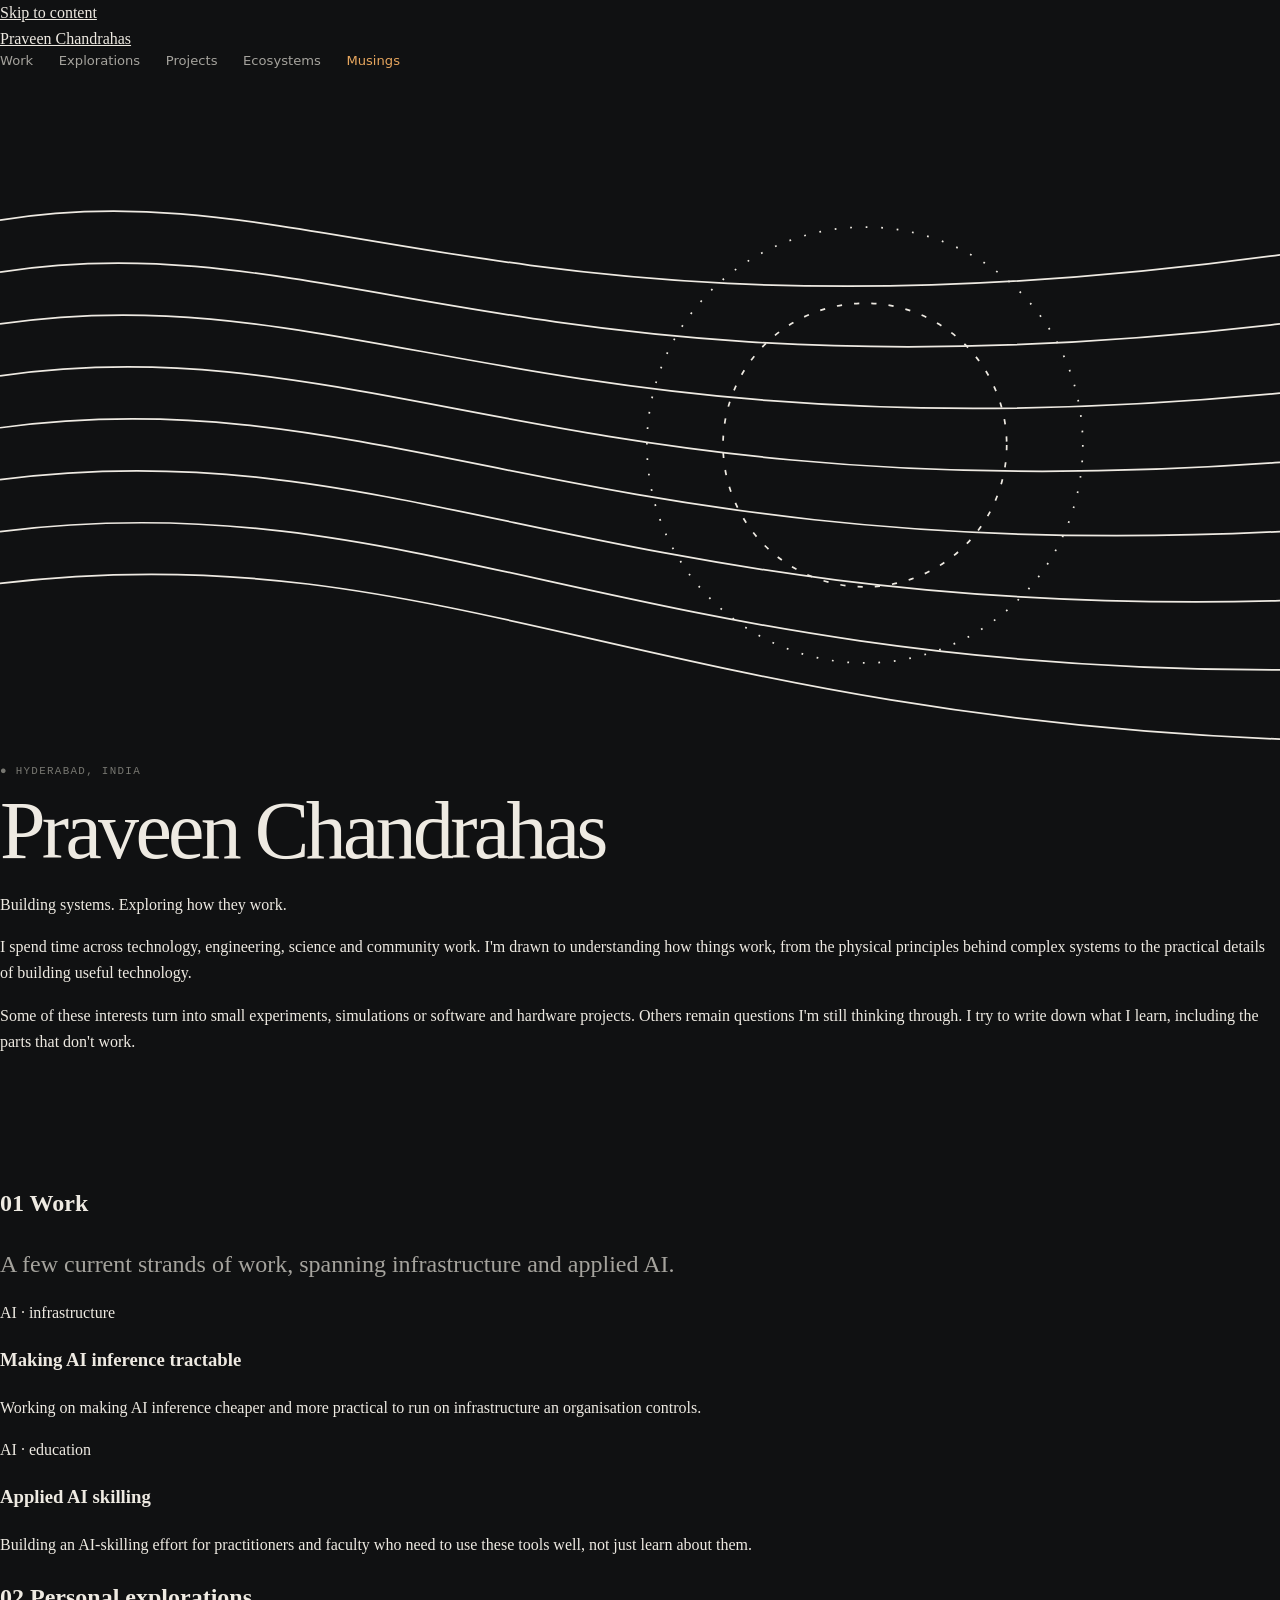
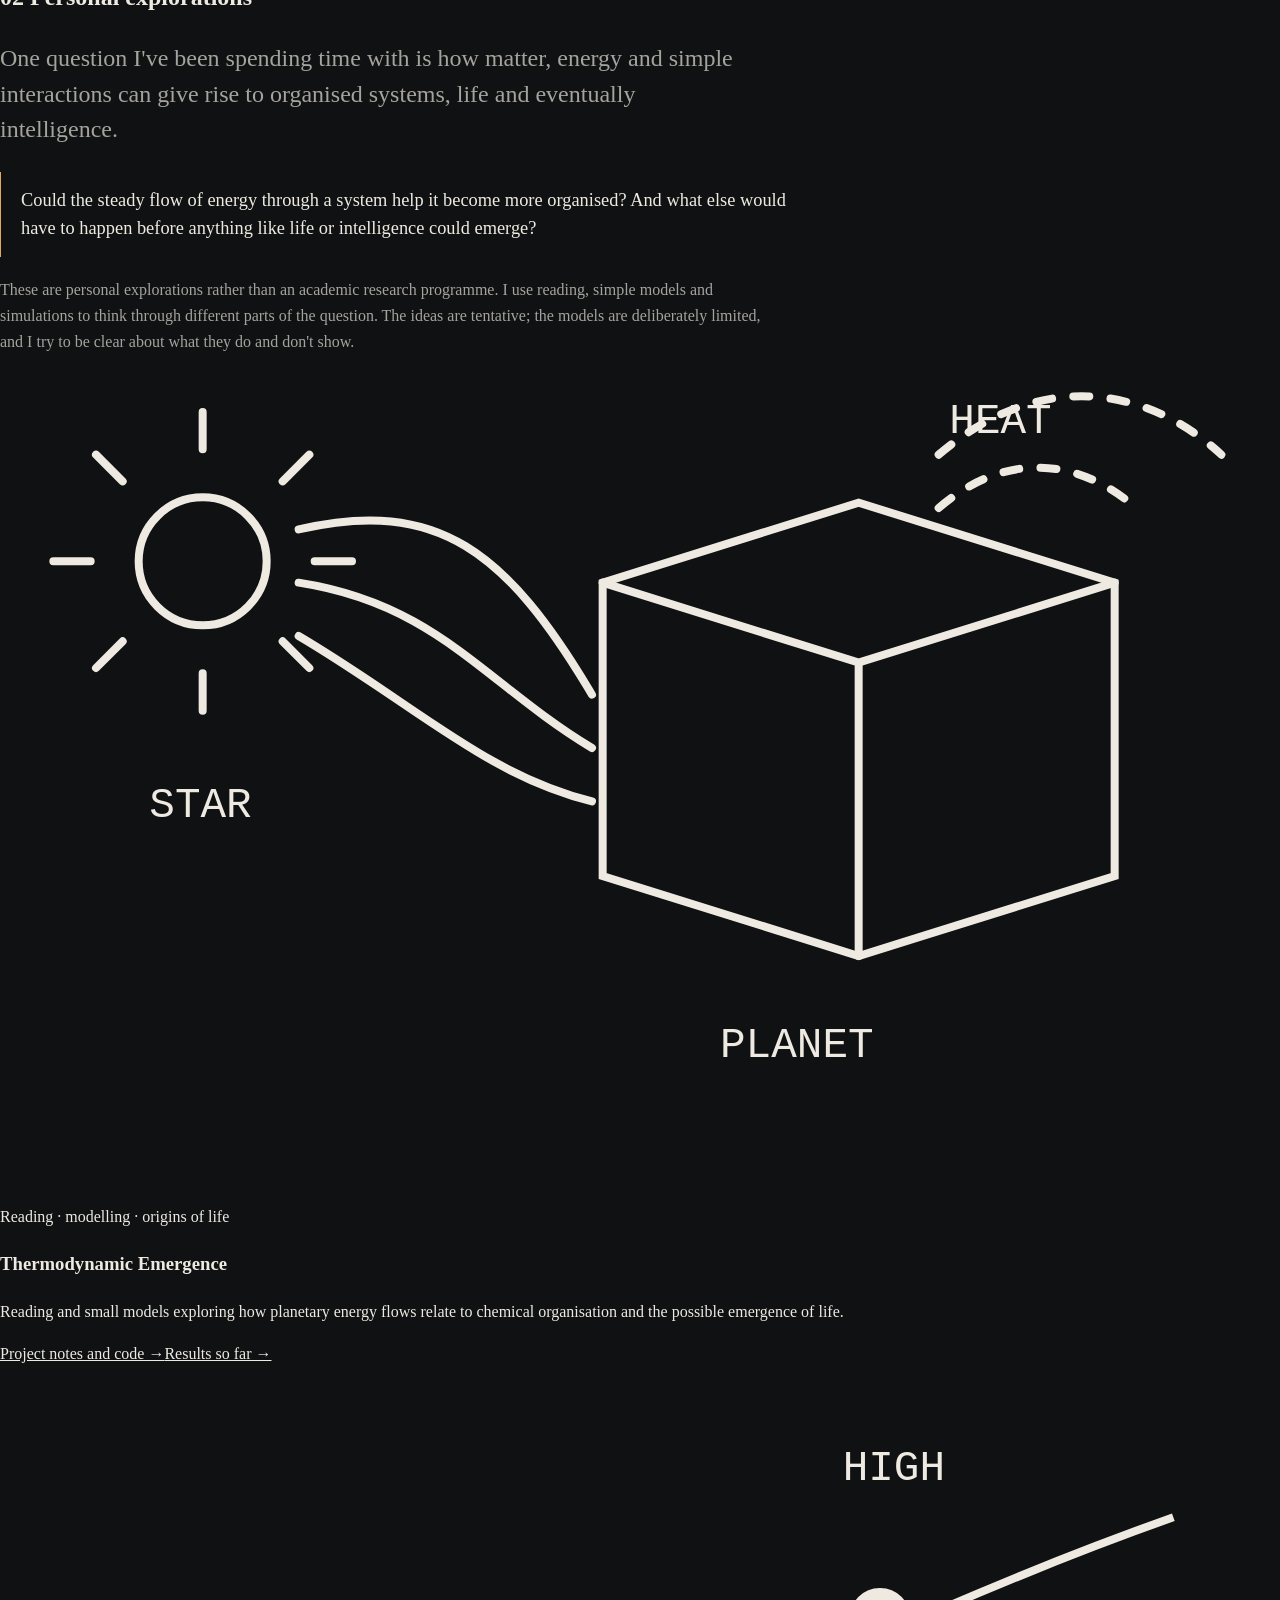
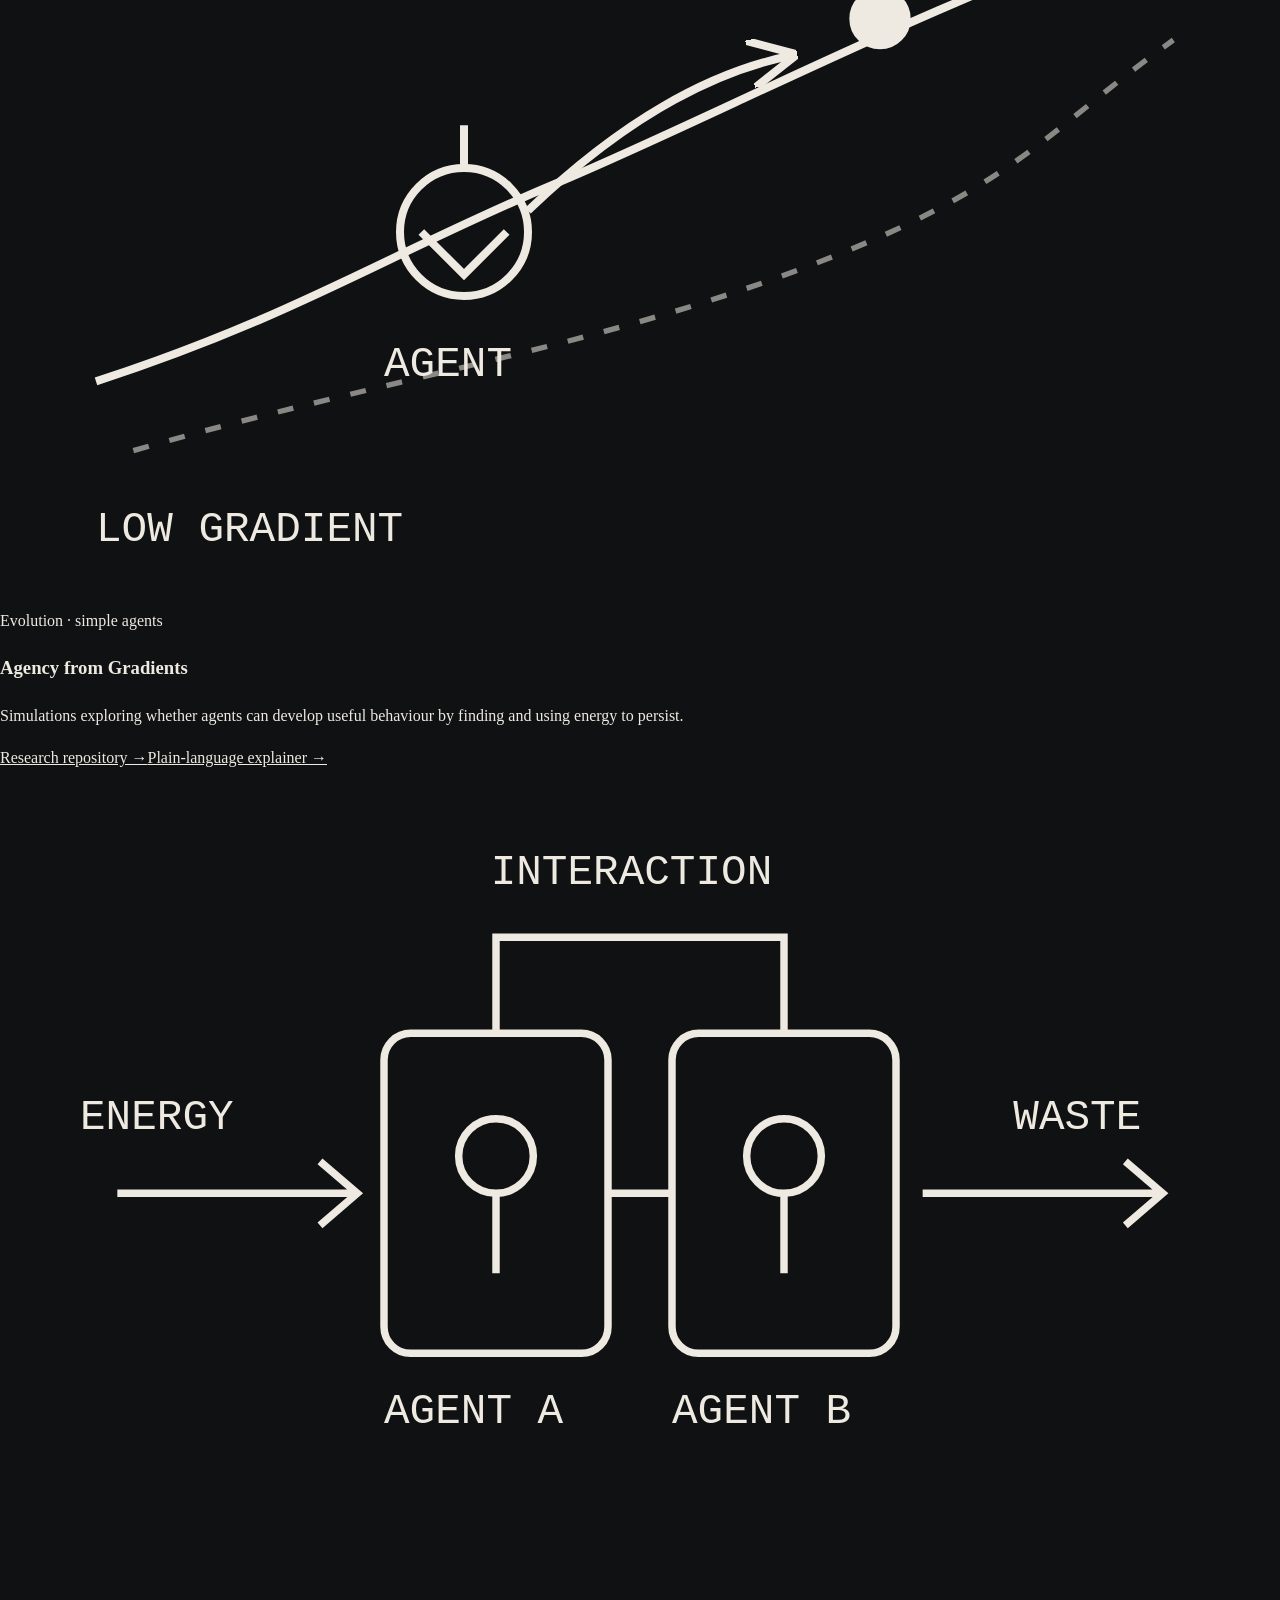
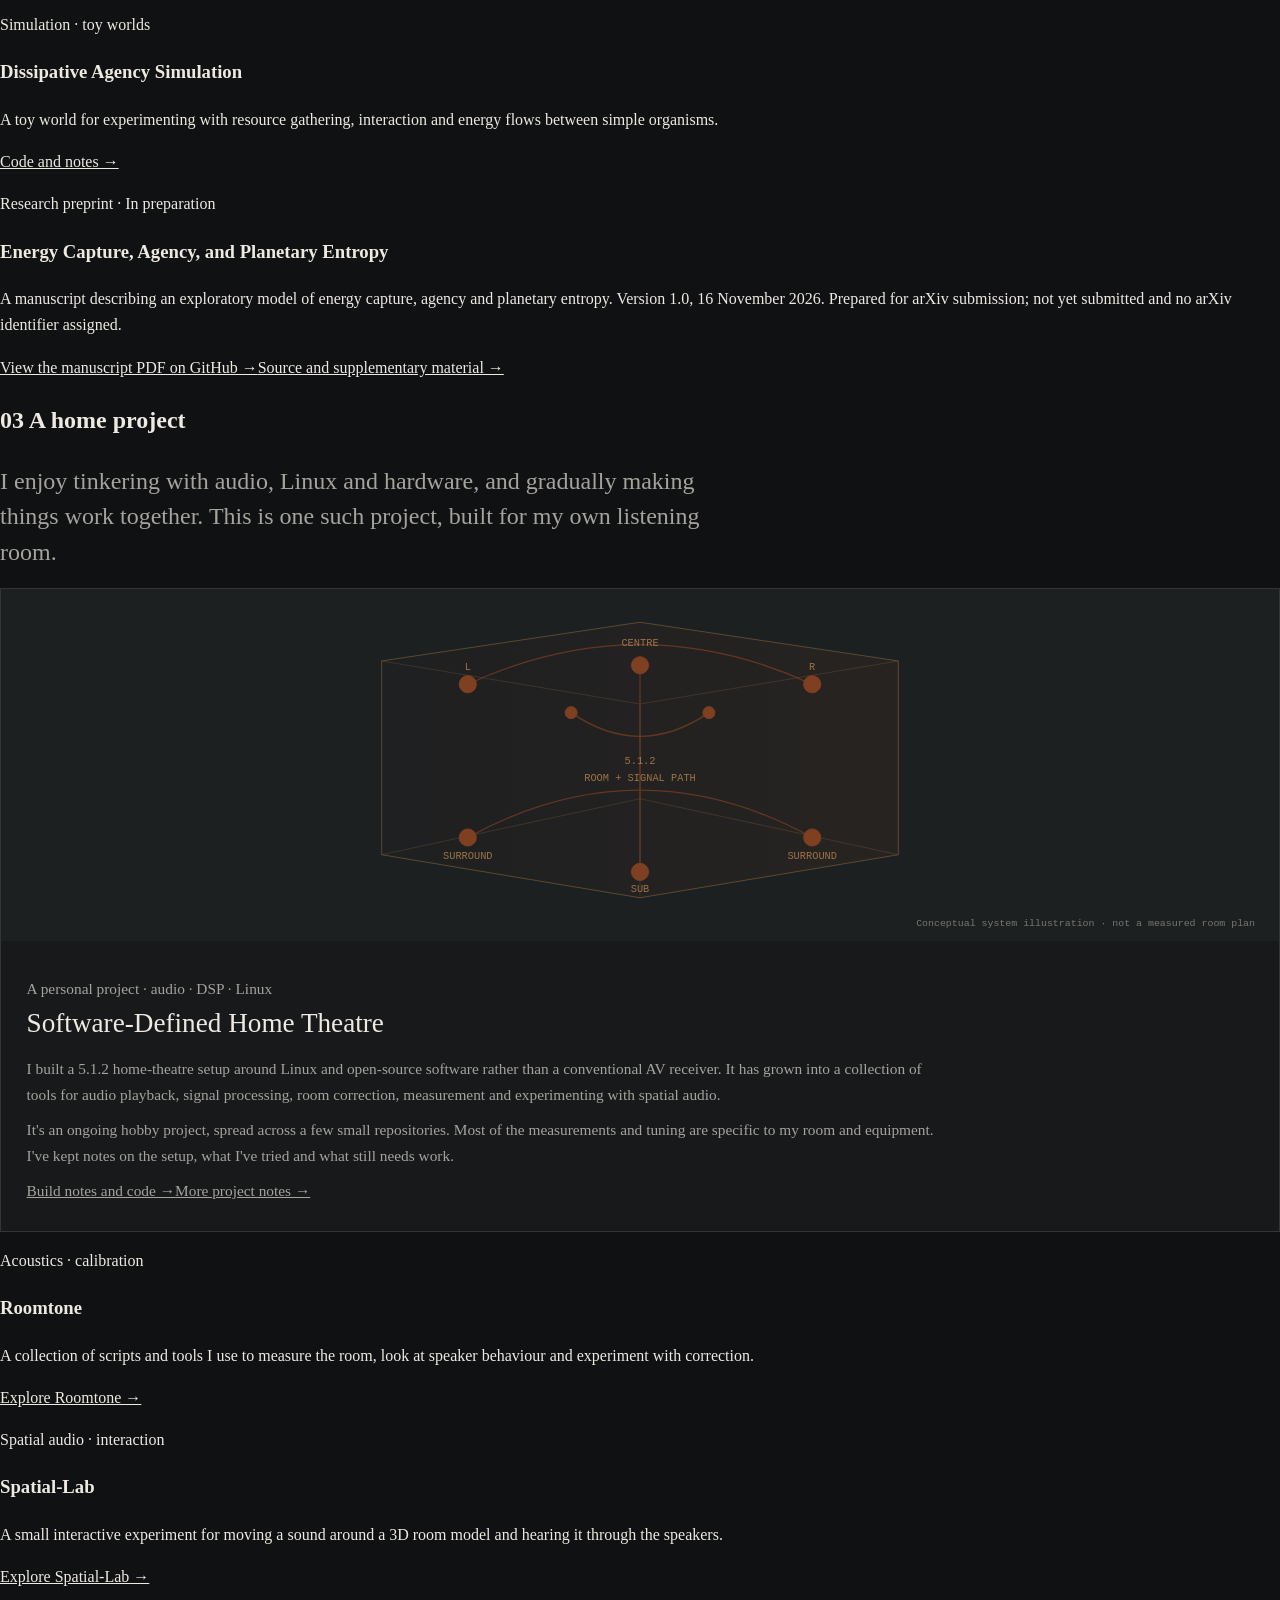
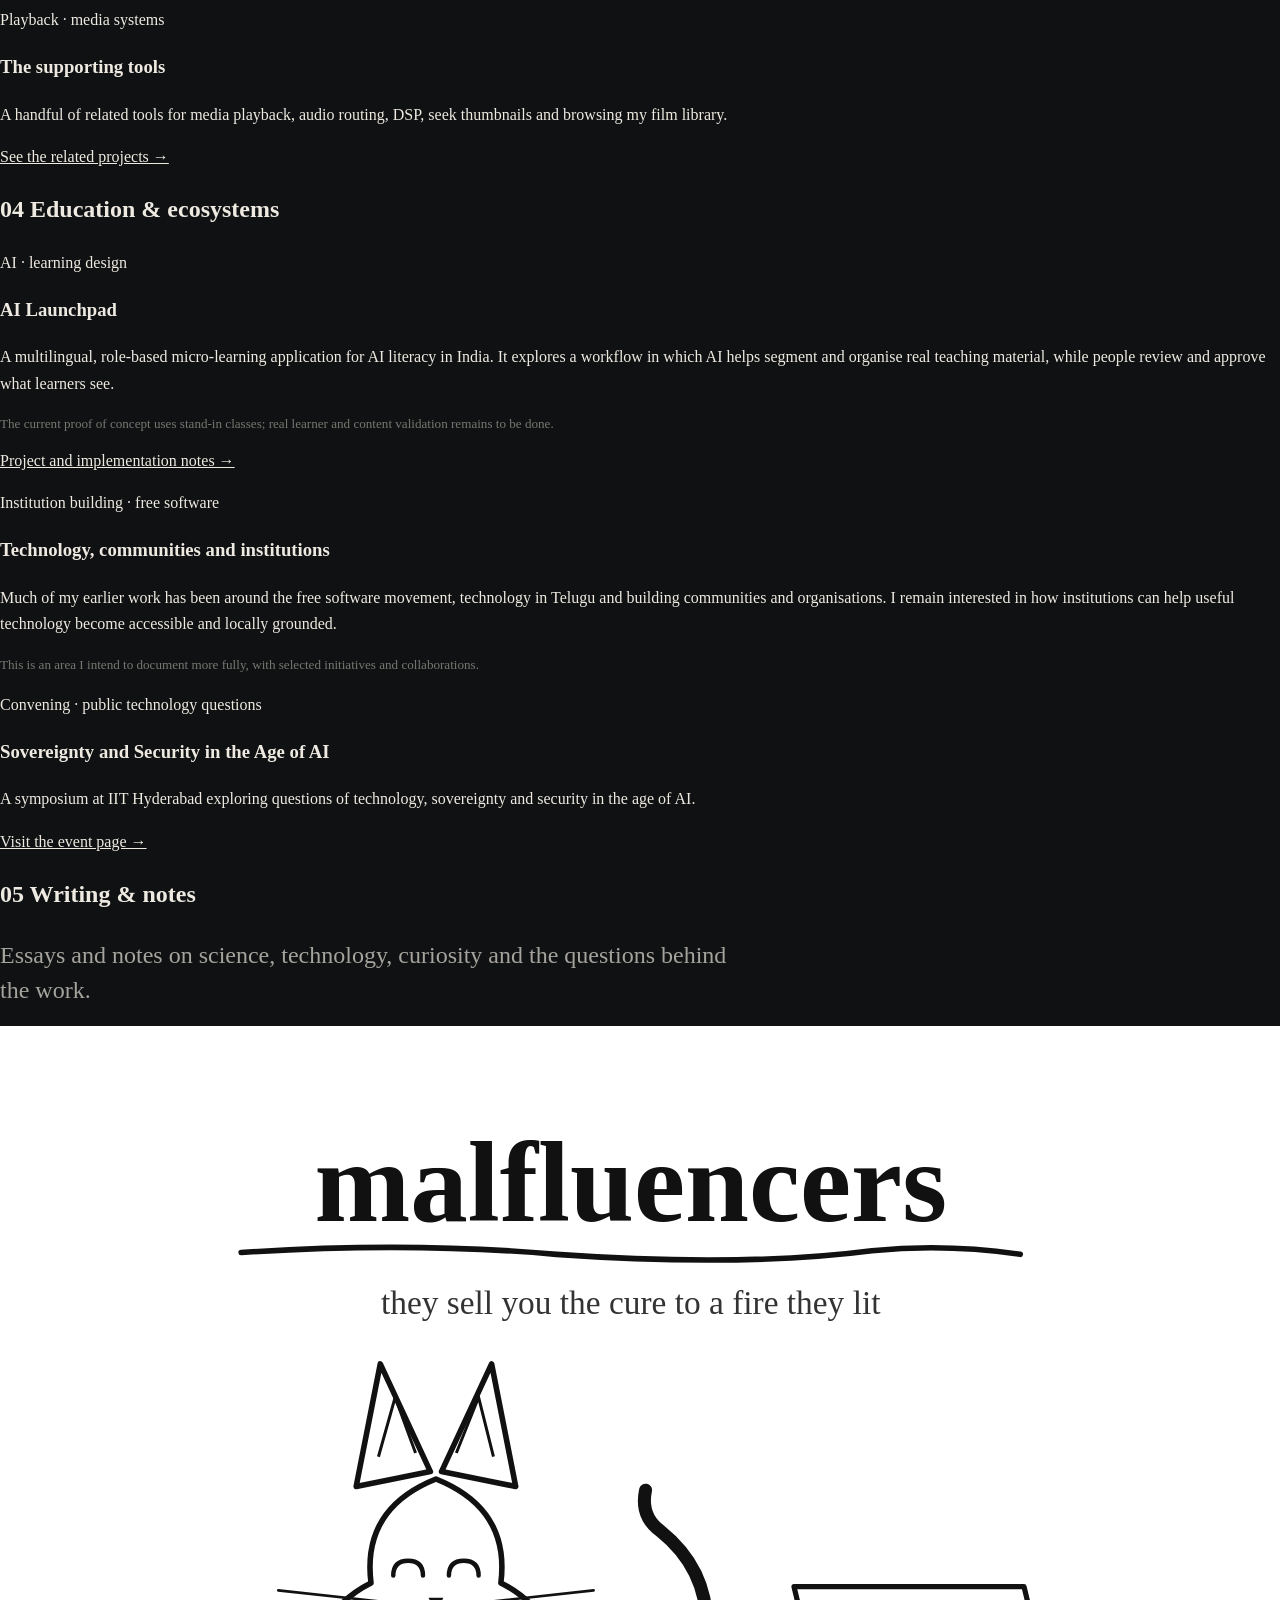
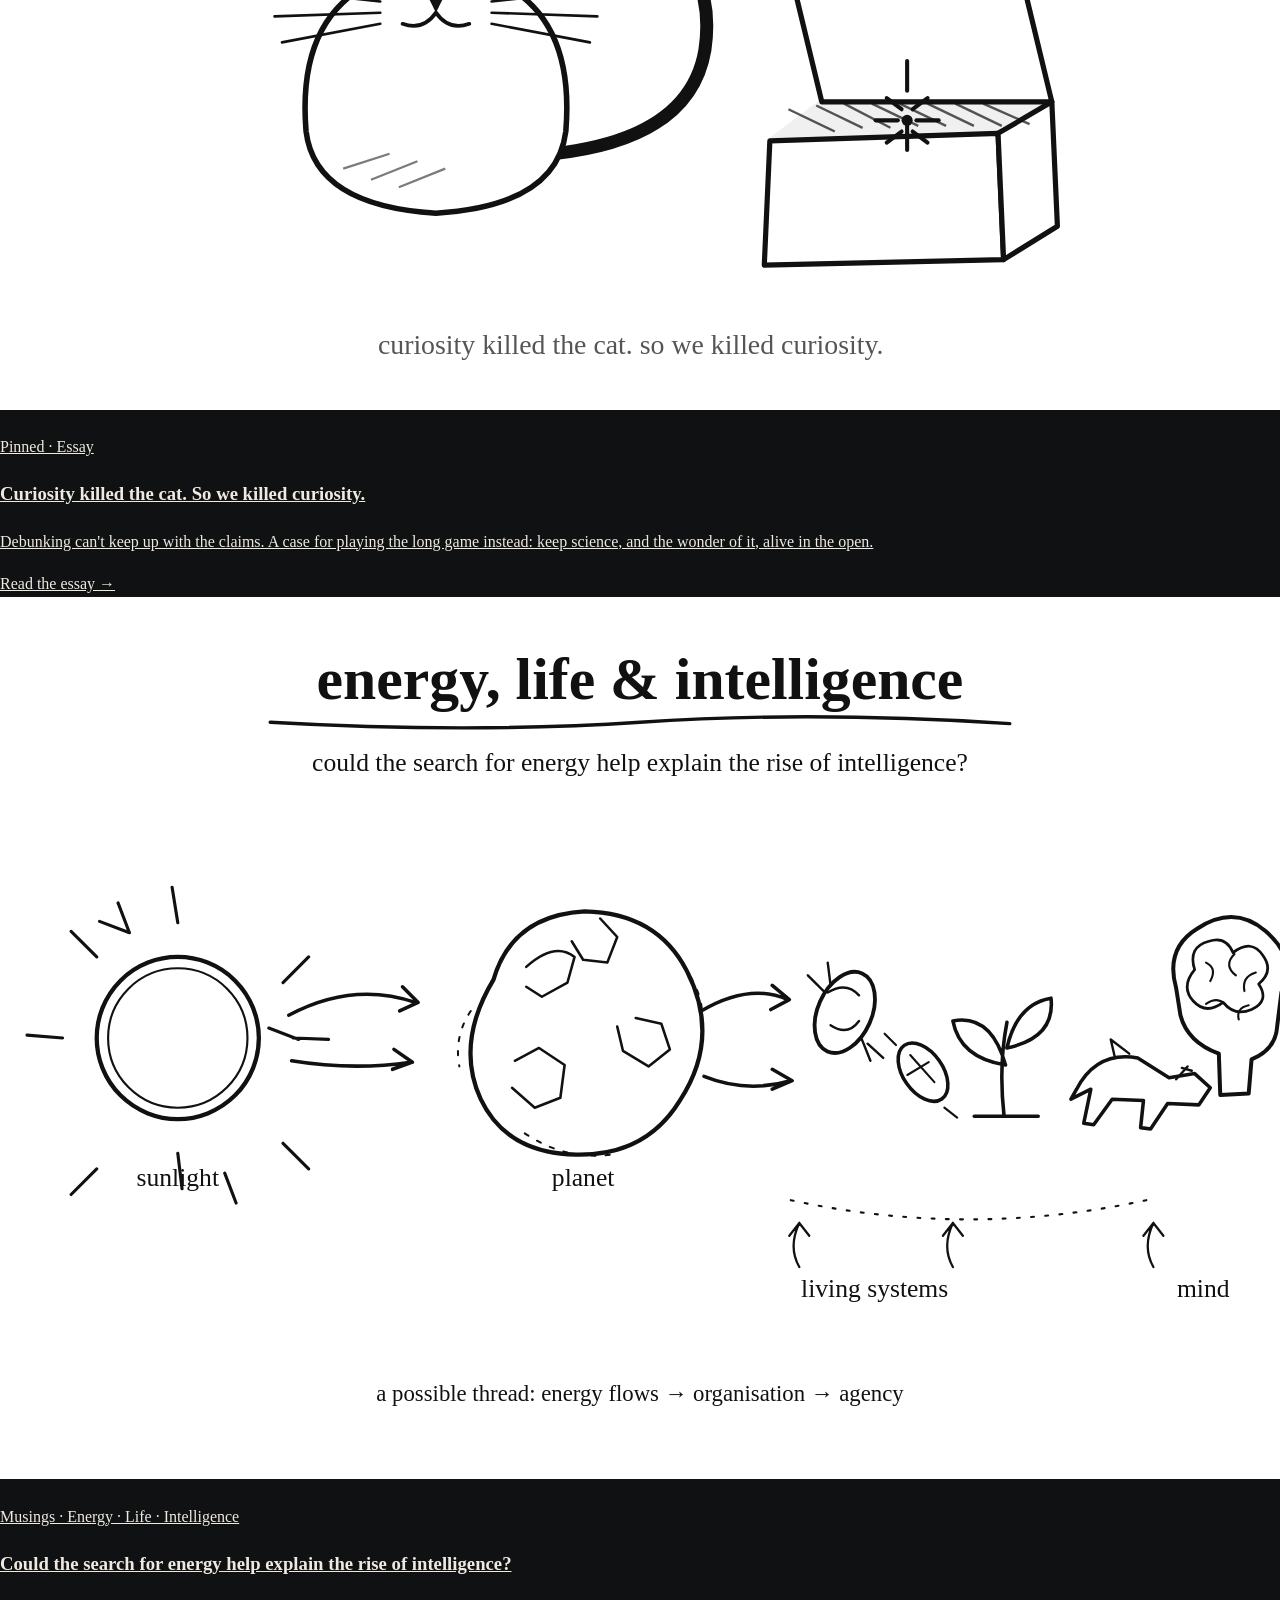
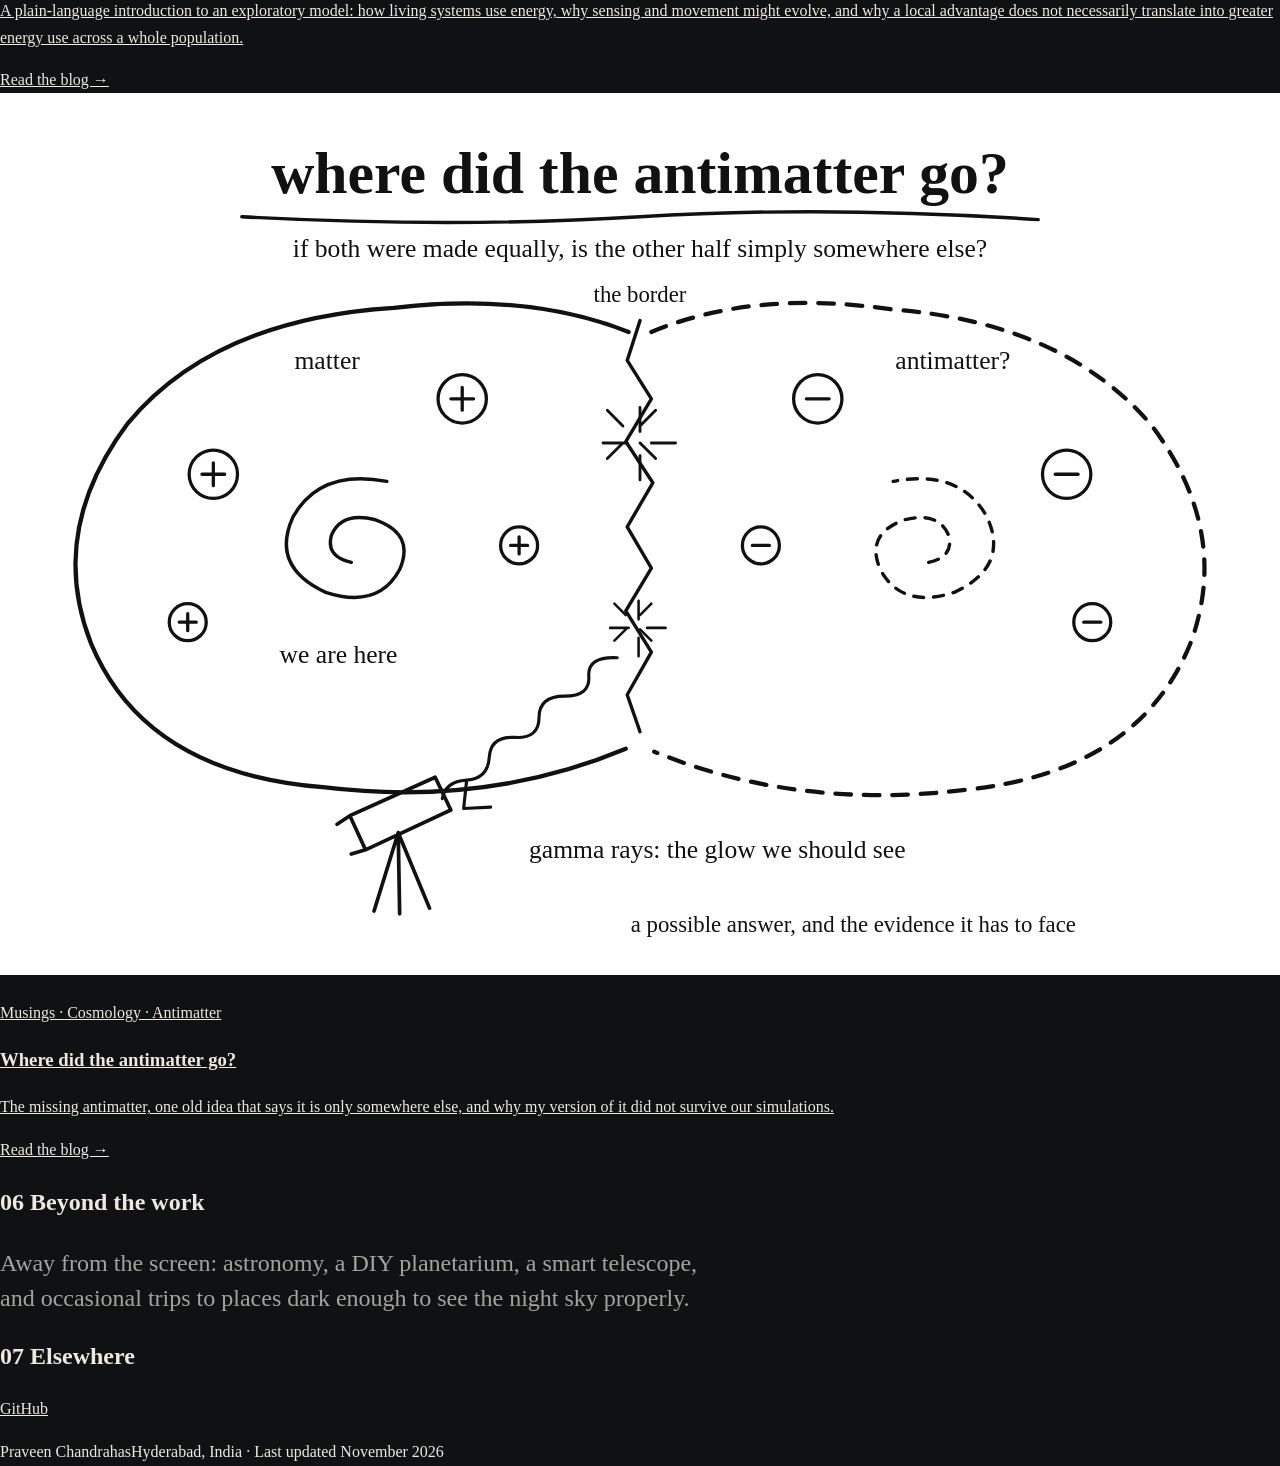
<file: index.html>
<!doctype html>
<html lang="en">
<head>
<meta charset="utf-8">
<meta name="viewport" content="width=device-width, initial-scale=1">
<title>Praveen Chandrahas</title>
<meta name="description" content="Notes on technology, personal projects, science and things I'm curious about.">
<meta name="theme-color" content="#f8f6f1">
<link rel="stylesheet" href="style.css">
</head>
<body>
<a class="skip" href="#main">Skip to content</a>
<header class="bar">
  <div class="bar-in">
    <a class="brand" href="#top">Praveen Chandrahas</a>
    <nav aria-label="Main navigation">
      <a href="#work">Work</a><a href="#research">Explorations</a><a href="#engineering">Projects</a><a href="#ecosystems">Ecosystems</a><a href="#writing">Musings</a>
    </nav>
  </div>
</header>
<div class="wrap" id="top">
<main id="main">
<section class="hero hero-new" aria-labelledby="page-title">
  <svg class="motif" viewBox="0 0 740 350" preserveAspectRatio="none" fill="none" stroke="currentColor" stroke-width="1" aria-hidden="true">
    <path d="M0 40 C 180 10, 300 120, 740 60"/><path d="M0 70 C 190 40, 310 150, 740 100"/><path d="M0 100 C 200 70, 320 180, 740 140"/><path d="M0 130 C 210 100, 330 210, 740 180"/><path d="M0 160 C 220 130, 340 240, 740 220"/><path d="M0 190 C 230 160, 350 270, 740 260"/><path d="M0 220 C 240 190, 360 300, 740 300"/><path d="M0 250 C 250 220, 370 325, 740 340"/>
    <circle cx="500" cy="170" r="82" stroke-dasharray="3 7"/><circle cx="500" cy="170" r="126" stroke-dasharray="1 8"/>
  </svg>
  <div class="hero-in">
    <p class="eyebrow"><b>●</b> Hyderabad, India</p>
    <h1 id="page-title">Praveen Chandrahas</h1>
    <p class="lede">Building systems. Exploring how they work.</p>
    <p class="body">I spend time across technology, engineering, science and community work. I'm drawn to understanding how things work, from the physical principles behind complex systems to the practical details of building useful technology.</p>
    <p class="body">Some of these interests turn into small experiments, simulations or software and hardware projects. Others remain questions I'm still thinking through. I try to write down what I learn, including the parts that don't work.</p>
  </div>
</section>

<section id="work">
  <h2 class="label"><b>01</b> Work</h2>
  <p class="intro">A few current strands of work, spanning infrastructure and applied AI.</p>
  <div class="grid g2">
    <article class="card">
      <p class="tag">AI · infrastructure</p><h3>Making AI inference tractable</h3>
      <p>Working on making AI inference cheaper and more practical to run on infrastructure an organisation controls.</p>
    </article>
    <article class="card">
      <p class="tag">AI · education</p><h3>Applied AI skilling</h3>
      <p>Building an AI-skilling effort for practitioners and faculty who need to use these tools well, not just learn about them.</p>
    </article>
  </div>
</section>

<section id="research">
  <h2 class="label"><b>02</b> Personal explorations</h2>
  <p class="intro">One question I've been spending time with is how matter, energy and simple interactions can give rise to organised systems, life and eventually intelligence.</p>
  <div class="question">Could the steady flow of energy through a system help it become more organised? And what else would have to happen before anything like life or intelligence could emerge?</div>
  <p class="section-copy">These are personal explorations rather than an academic research programme. I use reading, simple models and simulations to think through different parts of the question. The ideas are tentative; the models are deliberately limited, and I try to be clear about what they do and don't show.</p>
  <div class="project-grid">
    <article class="project-card research-card">
      <div class="project-mark mark-thermo" aria-hidden="true">
        <svg viewBox="0 0 240 150"><g fill="none" stroke="currentColor" stroke-width="1.5" stroke-linecap="round"><circle cx="38" cy="34" r="12"/><path d="M38 13v-7M38 62v-7M17 34h-7M66 34h-7M23 19l-5-5M53 49l5 5M53 19l5-5M23 49l-5 5"/><path d="M56 38 C82 42 91 57 111 69M56 48 C78 61 91 74 111 79M56 28 C82 22 95 32 111 59"/><path d="M113 38v55l48 15 48-15V38l-48-15z"/><path d="M113 38l48 15 48-15M161 53v55"/><path d="M176 24c14-12 28-8 37 0M176 14c20-17 40-12 53 0" stroke-dasharray="3 4"/></g><g fill="currentColor" font-family="monospace" font-size="8"><text x="28" y="82">STAR</text><text x="135" y="127">PLANET</text><text x="178" y="10">HEAT</text></g></svg>
      </div>
      <div class="project-content"><p class="tag">Reading · modelling · origins of life</p><h3>Thermodynamic Emergence</h3>
      <p>Reading and small models exploring how planetary energy flows relate to chemical organisation and the possible emergence of life.</p>
      <p class="project-links"><a href="https://github.com/praveenchandrahas/thermodynamic-emergence">Project notes and code →</a><a href="https://github.com/praveenchandrahas/thermodynamic-emergence/blob/main/results/README.md">Results so far →</a></p></div>
    </article>
    <article class="project-card research-card">
      <div class="project-mark mark-agency" aria-hidden="true">
        <svg viewBox="0 0 240 150"><defs><marker id="agency-arrow" markerWidth="6" markerHeight="6" refX="5" refY="3" orient="auto"><path d="M0 0L6 3L0 6" fill="none" stroke="currentColor"/></marker></defs><path d="M18 112 C55 100 73 88 104 75 S172 42 220 25" fill="none" stroke="currentColor" stroke-width="1.5"/><path d="M25 125 C70 112 110 106 150 91 S195 66 220 48" fill="none" stroke="currentColor" stroke-dasharray="3 4" opacity=".55"/><g fill="none" stroke="currentColor" stroke-width="1.5"><circle cx="87" cy="84" r="12"/><path d="M87 72v-8m-8 20 8 8 8-8"/><path d="M99 80q25-24 49-29" marker-end="url(#agency-arrow)"/><circle cx="165" cy="44" r="5" fill="currentColor"/></g><g fill="currentColor" font-family="monospace" font-size="8"><text x="18" y="142">LOW GRADIENT</text><text x="158" y="18">HIGH</text><text x="72" y="111">AGENT</text></g></svg>
      </div>
      <div class="project-content"><p class="tag">Evolution · simple agents</p><h3>Agency from Gradients</h3>
      <p>Simulations exploring whether agents can develop useful behaviour by finding and using energy to persist.</p>
      <p class="project-links"><a href="https://github.com/praveenchandrahas/agency-from-gradients">Research repository →</a><a href="https://praveenchandrahas.github.io/agency-from-gradients/learn/">Plain-language explainer →</a></p></div>
    </article>
    <article class="project-card research-card">
      <div class="project-mark mark-world" aria-hidden="true">
        <svg viewBox="0 0 240 150"><g fill="none" stroke="currentColor" stroke-width="1.4"><path d="M22 76h45m-7-6 7 6-7 6M173 76h45m-7-6 7 6-7 6"/><rect x="72" y="46" width="42" height="60" rx="5"/><rect x="126" y="46" width="42" height="60" rx="5"/><path d="M93 46V28h54v18M114 76h12"/><circle cx="93" cy="69" r="7"/><circle cx="147" cy="69" r="7"/><path d="M93 76v15m54-15v15"/></g><g fill="currentColor" font-family="monospace" font-size="8"><text x="72" y="119">AGENT A</text><text x="126" y="119">AGENT B</text><text x="15" y="64">ENERGY</text><text x="190" y="64">WASTE</text><text x="92" y="18">INTERACTION</text></g></svg>
      </div>
      <div class="project-content"><p class="tag">Simulation · toy worlds</p><h3>Dissipative Agency Simulation</h3>
      <p>A toy world for experimenting with resource gathering, interaction and energy flows between simple organisms.</p>
      <p class="project-links"><a href="https://github.com/praveenchandrahas/dissipative-agency-simulation">Code and notes →</a></p></div>
    </article>
  </div>
  <article class="card preprint-card" id="energy-capture-preprint">
    <p class="tag">Research preprint · In preparation</p>
    <h3>Energy Capture, Agency, and Planetary Entropy</h3>
    <p>A manuscript describing an exploratory model of energy capture, agency and planetary entropy. Version 1.0, 16 November 2026. Prepared for arXiv submission; not yet submitted and no arXiv identifier assigned.</p>
    <p class="project-links"><a href="https://github.com/praveenchandrahas/dissipative-agency-simulation/blob/main/paper/main.pdf">View the manuscript PDF on GitHub →</a><a href="https://github.com/praveenchandrahas/dissipative-agency-simulation/tree/main/paper">Source and supplementary material →</a></p>
  </article>
</section>

<section id="engineering">
  <h2 class="label"><b>03</b> A home project</h2>
  <p class="intro">I enjoy tinkering with audio, Linux and hardware, and gradually making things work together. This is one such project, built for my own listening room.</p>
  <article class="feature-project">
    <div class="feature-visual">
      <svg viewBox="0 0 760 360" role="img" aria-label="Conceptual diagram of a software-defined home theatre, connecting media playback, audio processing, room measurement and a 5.1.2 speaker layout">
        <defs><linearGradient id="roomfade" x1="0" x2="1"><stop stop-color="#9a4a22" stop-opacity=".05"/><stop offset="1" stop-color="#9a4a22" stop-opacity=".25"/></linearGradient></defs>
        <path d="M80 65 L380 20 L680 65 L680 290 L380 340 L80 290 Z" fill="url(#roomfade)" stroke="currentColor" opacity=".45"/>
        <path d="M80 65 L380 115 L680 65 M380 115 L380 340 M80 290 L380 225 L680 290" fill="none" stroke="currentColor" opacity=".22"/>
        <g fill="#9a4a22" stroke="#9a4a22"><circle cx="180" cy="92" r="10"/><circle cx="580" cy="92" r="10"/><circle cx="180" cy="270" r="10"/><circle cx="580" cy="270" r="10"/><circle cx="380" cy="310" r="10"/><circle cx="380" cy="70" r="10"/><circle cx="300" cy="125" r="7"/><circle cx="460" cy="125" r="7"/></g>
        <g stroke="#9a4a22" stroke-width="1.5" fill="none" opacity=".7"><path d="M180 92 Q380 0 580 92"/><path d="M180 270 Q380 160 580 270"/><path d="M300 125 Q380 180 460 125"/><path d="M380 70 L380 310"/></g>
        <g fill="currentColor" font-family="ui-monospace,monospace" font-size="12" opacity=".8"><text x="380" y="185" text-anchor="middle">5.1.2</text><text x="380" y="204" text-anchor="middle">ROOM + SIGNAL PATH</text><text x="380" y="48" text-anchor="middle">CENTRE</text><text x="180" y="75" text-anchor="middle">L</text><text x="580" y="75" text-anchor="middle">R</text><text x="180" y="295" text-anchor="middle">SURROUND</text><text x="580" y="295" text-anchor="middle">SURROUND</text><text x="380" y="333" text-anchor="middle">SUB</text></g>
      </svg>
      <span class="visual-note">Conceptual system illustration · not a measured room plan</span>
    </div>
    <div class="feature-project-body">
      <p class="tag">A personal project · audio · DSP · Linux</p>
      <h3>Software-Defined Home Theatre</h3>
      <p>I built a 5.1.2 home-theatre setup around Linux and open-source software rather than a conventional AV receiver. It has grown into a collection of tools for audio playback, signal processing, room correction, measurement and experimenting with spatial audio.</p>
      <p>It's an ongoing hobby project, spread across a few small repositories. Most of the measurements and tuning are specific to my room and equipment. I've kept notes on the setup, what I've tried and what still needs work.</p>
      <p class="project-links"><a href="https://github.com/praveenchandrahas/Software-Defined-Home-Theatre">Build notes and code →</a><a href="https://praveenchandrahas.github.io/Software-Defined-Home-Theatre/">More project notes →</a></p>
    </div>
  </article>
  <div class="grid g3 engineering-grid">
    <article class="card"><p class="tag">Acoustics · calibration</p><h3>Roomtone</h3><p>A collection of scripts and tools I use to measure the room, look at speaker behaviour and experiment with correction.</p><a class="more" href="https://praveenchandrahas.github.io/Roomtone/">Explore Roomtone →</a></article>
    <article class="card"><p class="tag">Spatial audio · interaction</p><h3>Spatial-Lab</h3><p>A small interactive experiment for moving a sound around a 3D room model and hearing it through the speakers.</p><a class="more" href="https://praveenchandrahas.github.io/Spatial-Lab/">Explore Spatial-Lab →</a></article>
    <article class="card"><p class="tag">Playback · media systems</p><h3>The supporting tools</h3><p>A handful of related tools for media playback, audio routing, DSP, seek thumbnails and browsing my film library.</p><a class="more" href="https://github.com/praveenchandrahas/Software-Defined-Home-Theatre#the-repositories">See the related projects →</a></article>
  </div>
</section>

<section id="ecosystems">
  <h2 class="label"><b>04</b> Education &amp; ecosystems</h2>
  <div class="grid g2">
    <article class="card ecosystem-card">
      <p class="tag">AI · learning design</p><h3>AI Launchpad</h3>
      <p>A multilingual, role-based micro-learning application for AI literacy in India. It explores a workflow in which AI helps segment and organise real teaching material, while people review and approve what learners see.</p>
      <p class="note">The current proof of concept uses stand-in classes; real learner and content validation remains to be done.</p>
      <a class="more" href="https://github.com/praveenchandrahas/ai-duolingo-for-india">Project and implementation notes →</a>
    </article>
    <article class="card ecosystem-card">
      <p class="tag">Institution building · free software</p><h3>Technology, communities and institutions</h3>
      <p>Much of my earlier work has been around the free software movement, technology in Telugu and building communities and organisations. I remain interested in how institutions can help useful technology become accessible and locally grounded.</p>
      <p class="note">This is an area I intend to document more fully, with selected initiatives and collaborations.</p>
    </article>
  </div>
  <article class="card symposium-card">
    <p class="tag">Convening · public technology questions</p><h3>Sovereignty and Security in the Age of AI</h3>
    <p>A symposium at IIT Hyderabad exploring questions of technology, sovereignty and security in the age of AI.</p>
    <a class="more" href="https://ailaunchpad.cse.iith.ac.in/sovsecai.html">Visit the event page →</a>
  </article>
</section>

<section id="writing">
  <h2 class="label"><b>05</b> Writing &amp; notes</h2>
  <p class="intro">Essays and notes on science, technology, curiosity and the questions behind the work.</p>
  <a class="feature" href="musings/curiosity-killed-the-cat.html">
    <img class="sketch" src="assets/malfluencers-sketch.svg" alt="Ink sketch of a cat beside an open box with a spark of light inside" loading="lazy">
    <div class="feature-body"><p class="tag">Pinned · Essay</p><h3>Curiosity killed the cat. So we killed curiosity.</h3><p>Debunking can't keep up with the claims. A case for playing the long game instead: keep science, and the wonder of it, alive in the open.</p><span class="more">Read the essay →</span></div>
  </a>
  <a class="feature" href="musings/energy-and-intelligence.html">
    <img class="sketch" src="assets/energy-intelligence-sketch.svg" alt="Hand-drawn illustration of sunlight reaching a planet, energy flowing through living forms, and a brain" loading="lazy">
    <div class="feature-body"><p class="tag">Musings · Energy · Life · Intelligence</p><h3>Could the search for energy help explain the rise of intelligence?</h3><p>A plain-language introduction to an exploratory model: how living systems use energy, why sensing and movement might evolve, and why a local advantage does not necessarily translate into greater energy use across a whole population.</p><span class="more">Read the blog →</span></div>
  </a>
  <a class="feature" href="musings/where-did-the-antimatter-go.html">
    <img class="sketch" src="assets/antimatter-sketch.svg" alt="Hand-drawn illustration of a matter region and an antimatter region meeting along a glowing border" loading="lazy">
    <div class="feature-body"><p class="tag">Musings · Cosmology · Antimatter</p><h3>Where did the antimatter go?</h3><p>The missing antimatter, one old idea that says it is only somewhere else, and why my version of it did not survive our simulations.</p><span class="more">Read the blog →</span></div>
  </a>
</section>

<section id="beyond">
  <h2 class="label"><b>06</b> Beyond the work</h2>
  <p class="intro">Away from the screen: astronomy, a DIY planetarium, a smart telescope, and occasional trips to places dark enough to see the night sky properly.</p>
</section>

<section id="elsewhere" class="elsewhere">
  <h2 class="label"><b>07</b> Elsewhere</h2>
  <p><a href="https://github.com/praveenchandrahas">GitHub</a></p>
</section>
</main>
<footer><span>Praveen Chandrahas</span><span>Hyderabad, India · Last updated November 2026</span></footer>
</div>
<script>
(function () {
  var links = document.querySelectorAll('nav a');
  if (!('IntersectionObserver' in window)) return;
  var io = new IntersectionObserver(function (entries) {
    entries.forEach(function (e) {
      if (e.isIntersecting) links.forEach(function (l) {
        l.classList.toggle('on', l.getAttribute('href') === '#' + e.target.id);
      });
    });
  }, { rootMargin: '-30% 0px -60% 0px' });
  document.querySelectorAll('main > section[id]').forEach(function (s) { io.observe(s); });
})();
</script>
</body>
</html>
</file>
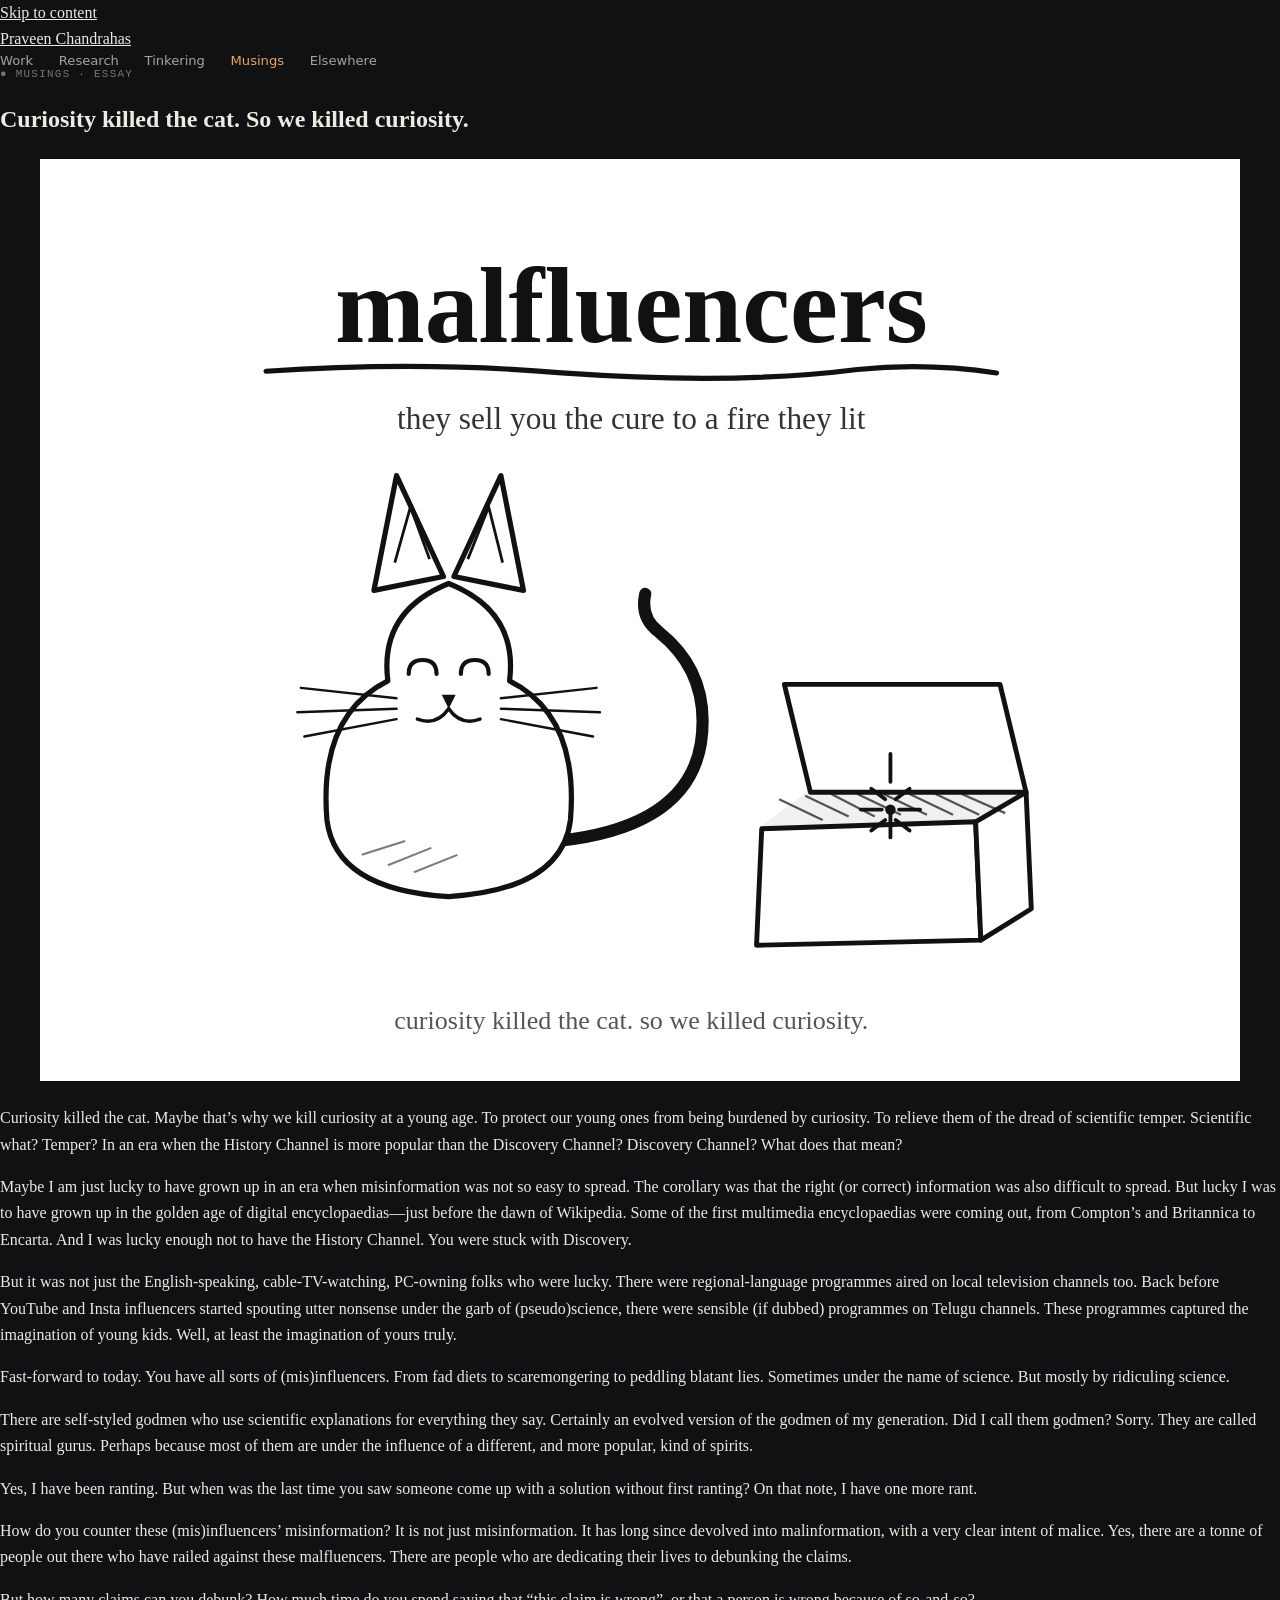
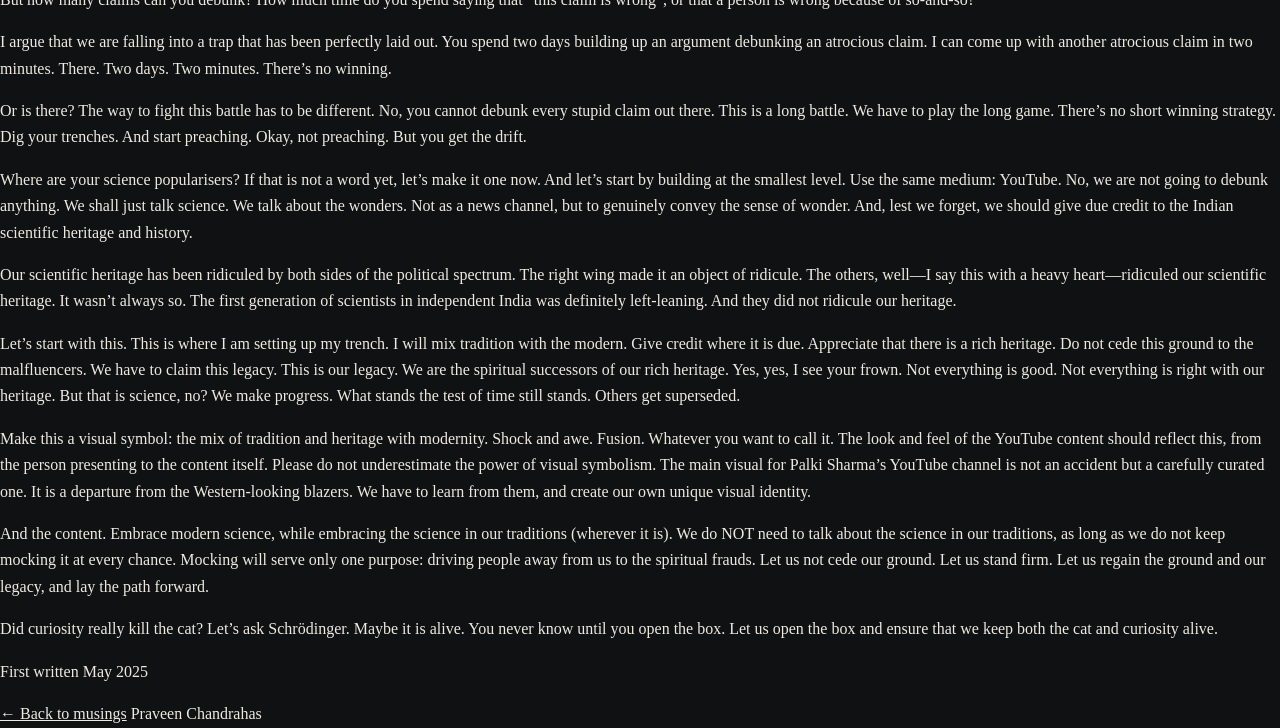
<file: musings/curiosity-killed-the-cat.html>
<!doctype html>
<html lang="en">
<head>
<meta charset="utf-8">
<meta name="viewport" content="width=device-width, initial-scale=1">
<title>Curiosity killed the cat. So we killed curiosity. · Praveen Chandrahas</title>
<meta name="description" content="Debunking can't keep up with the claims. A case for playing the long game instead: keep science, and the wonder of it, alive in the open.">
<link rel="stylesheet" href="../style.css">
</head>
<body>
<a class="skip" href="#main">Skip to content</a>

<header class="bar">
  <div class="bar-in">
    <a class="brand" href="../index.html">Praveen Chandrahas</a>
    <nav>
      <a href="../index.html#work">Work</a>
      <a href="../index.html#research">Research</a>
      <a href="../index.html#tinkering">Tinkering</a>
      <a href="../index.html#musings" class="on">Musings</a>
      <a href="../index.html#elsewhere">Elsewhere</a>
    </nav>
  </div>
</header>

<main id="main">
<article class="article">
  <p class="eyebrow"><b>●</b> Musings · Essay</p>
  <h1>Curiosity killed the cat. So we killed curiosity.</h1>

  <figure>
    <img class="sketch" src="../assets/malfluencers-sketch.svg" alt="Ink sketch of a smiling cat beside an open box with a spark of light inside, under the word malfluencers">
  </figure>

  <p>Curiosity killed the cat. Maybe that’s why we kill curiosity at a young age. To protect our young ones from being burdened by curiosity. To relieve them of the dread of scientific temper. Scientific what? Temper? In an era when the History Channel is more popular than the Discovery Channel? Discovery Channel? What does that mean?</p>

  <p>Maybe I am just lucky to have grown up in an era when misinformation was not so easy to spread. The corollary was that the right (or correct) information was also difficult to spread. But lucky I was to have grown up in the golden age of digital encyclopaedias—just before the dawn of Wikipedia. Some of the first multimedia encyclopaedias were coming out, from Compton’s and Britannica to Encarta. And I was lucky enough not to have the History Channel. You were stuck with Discovery.</p>

  <p>But it was not just the English-speaking, cable-TV-watching, PC-owning folks who were lucky. There were regional-language programmes aired on local television channels too. Back before YouTube and Insta influencers started spouting utter nonsense under the garb of (pseudo)science, there were sensible (if dubbed) programmes on Telugu channels. These programmes captured the imagination of young kids. Well, at least the imagination of yours truly.</p>

  <p>Fast-forward to today. You have all sorts of (mis)influencers. From fad diets to scaremongering to peddling blatant lies. Sometimes under the name of science. But mostly by ridiculing science.</p>

  <p>There are self-styled godmen who use scientific explanations for everything they say. Certainly an evolved version of the godmen of my generation. Did I call them godmen? Sorry. They are called spiritual gurus. Perhaps because most of them are under the influence of a different, and more popular, kind of spirits.</p>

  <p>Yes, I have been ranting. But when was the last time you saw someone come up with a solution without first ranting? On that note, I have one more rant.</p>

  <p>How do you counter these (mis)influencers’ misinformation? It is not just misinformation. It has long since devolved into malinformation, with a very clear intent of malice. Yes, there are a tonne of people out there who have railed against these malfluencers. There are people who are dedicating their lives to debunking the claims.</p>

  <p>But how many claims can you debunk? How much time do you spend saying that “this claim is wrong”, or that a person is wrong because of so-and-so?</p>

  <p>I argue that we are falling into a trap that has been perfectly laid out. You spend two days building up an argument debunking an atrocious claim. I can come up with another atrocious claim in two minutes. There. Two days. Two minutes. There’s no winning.</p>

  <p>Or is there? The way to fight this battle has to be different. No, you cannot debunk every stupid claim out there. This is a long battle. We have to play the long game. There’s no short winning strategy. Dig your trenches. And start preaching. Okay, not preaching. But you get the drift.</p>

  <p>Where are your science popularisers? If that is not a word yet, let’s make it one now. And let’s start by building at the smallest level. Use the same medium: YouTube. No, we are not going to debunk anything. We shall just talk science. We talk about the wonders. Not as a news channel, but to genuinely convey the sense of wonder. And, lest we forget, we should give due credit to the Indian scientific heritage and history.</p>

  <p>Our scientific heritage has been ridiculed by both sides of the political spectrum. The right wing made it an object of ridicule. The others, well—I say this with a heavy heart—ridiculed our scientific heritage. It wasn’t always so. The first generation of scientists in independent India was definitely left-leaning. And they did not ridicule our heritage.</p>

  <p>Let’s start with this. This is where I am setting up my trench. I will mix tradition with the modern. Give credit where it is due. Appreciate that there is a rich heritage. Do not cede this ground to the malfluencers. We have to claim this legacy. This is our legacy. We are the spiritual successors of our rich heritage. Yes, yes, I see your frown. Not everything is good. Not everything is right with our heritage. But that is science, no? We make progress. What stands the test of time still stands. Others get superseded.</p>

  <p>Make this a visual symbol: the mix of tradition and heritage with modernity. Shock and awe. Fusion. Whatever you want to call it. The look and feel of the YouTube content should reflect this, from the person presenting to the content itself. Please do not underestimate the power of visual symbolism. The main visual for Palki Sharma’s YouTube channel is not an accident but a carefully curated one. It is a departure from the Western-looking blazers. We have to learn from them, and create our own unique visual identity.</p>

  <p>And the content. Embrace modern science, while embracing the science in our traditions (wherever it is). We do NOT need to talk about the science in our traditions, as long as we do not keep mocking it at every chance. Mocking will serve only one purpose: driving people away from us to the spiritual frauds. Let us not cede our ground. Let us stand firm. Let us regain the ground and our legacy, and lay the path forward.</p>

  <p>Did curiosity really kill the cat? Let’s ask Schrödinger. Maybe it is alive. You never know until you open the box. Let us open the box and ensure that we keep both the cat and curiosity alive.</p>

  <p class="written">First written May 2025</p>

  <div class="end">
    <a href="../index.html#musings">← Back to musings</a>
    <span>Praveen Chandrahas</span>
  </div>
</article>
</main>

</body>
</html>
</file>
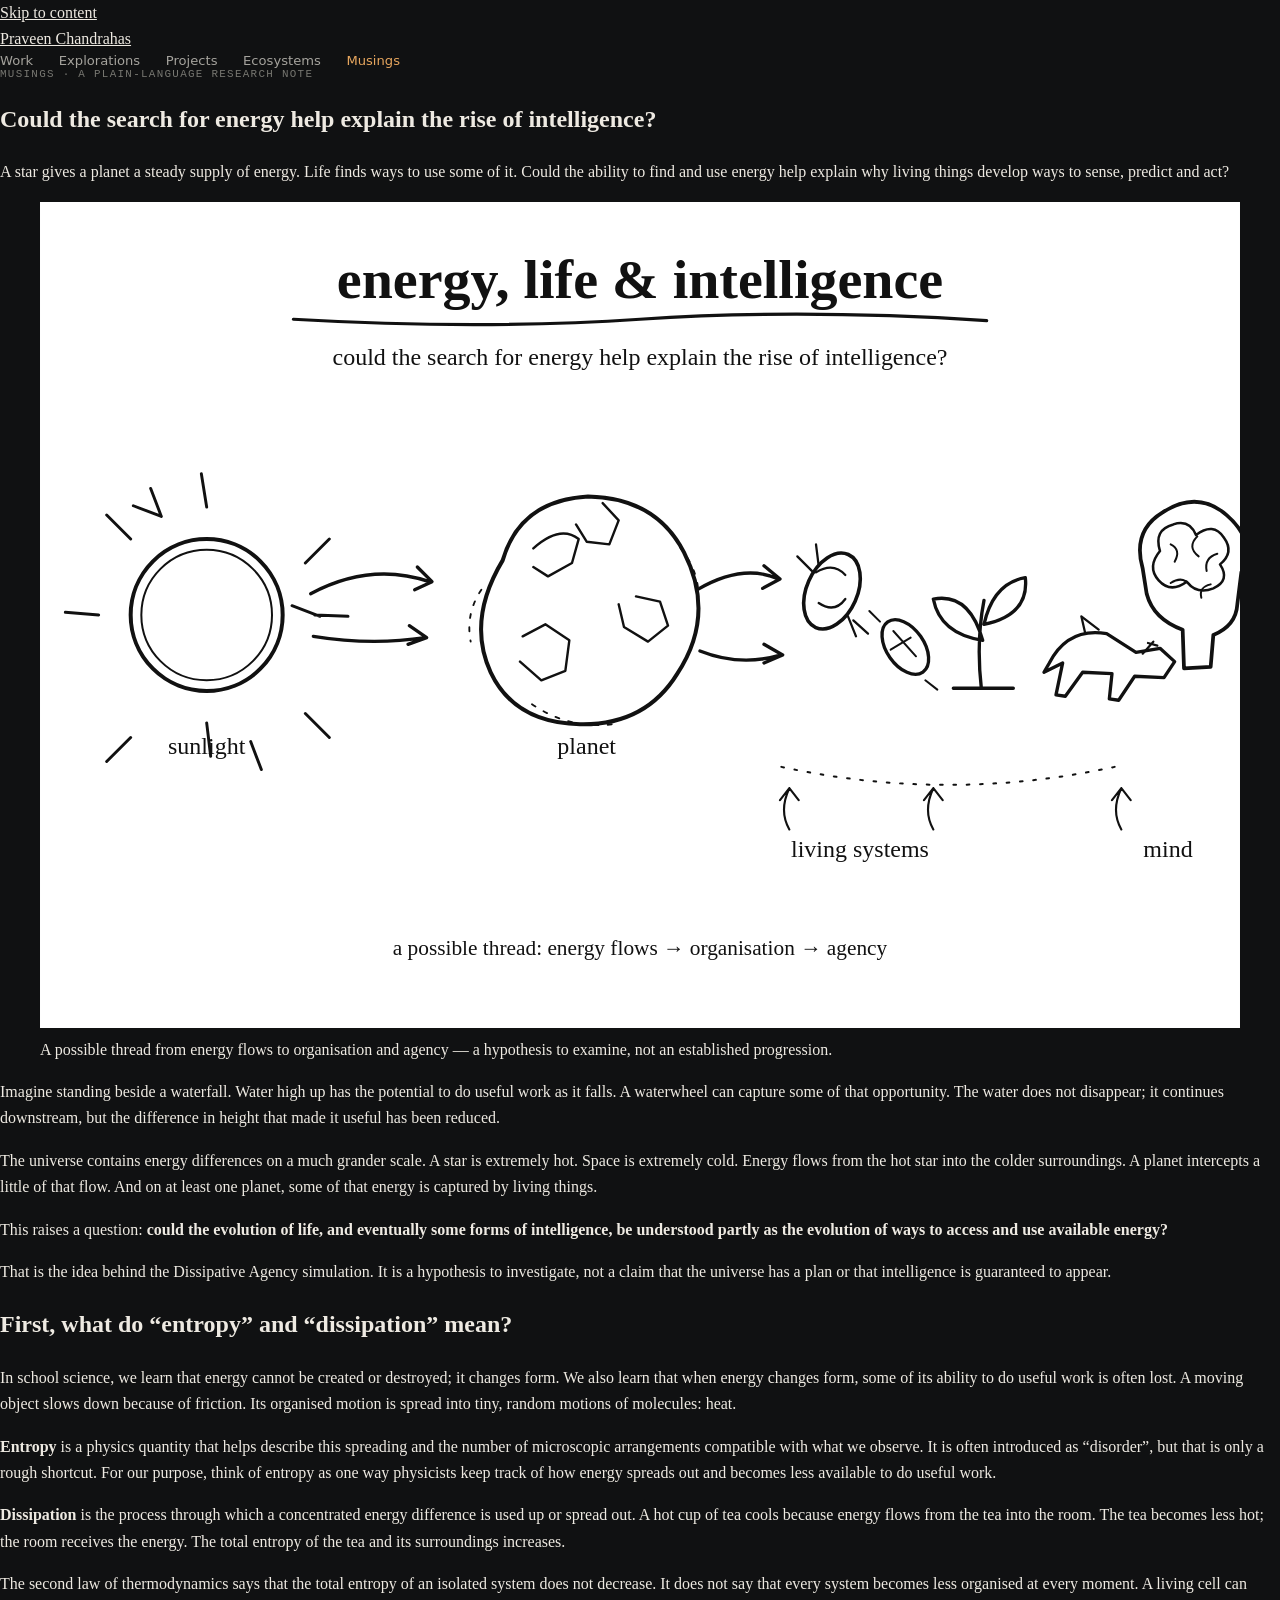
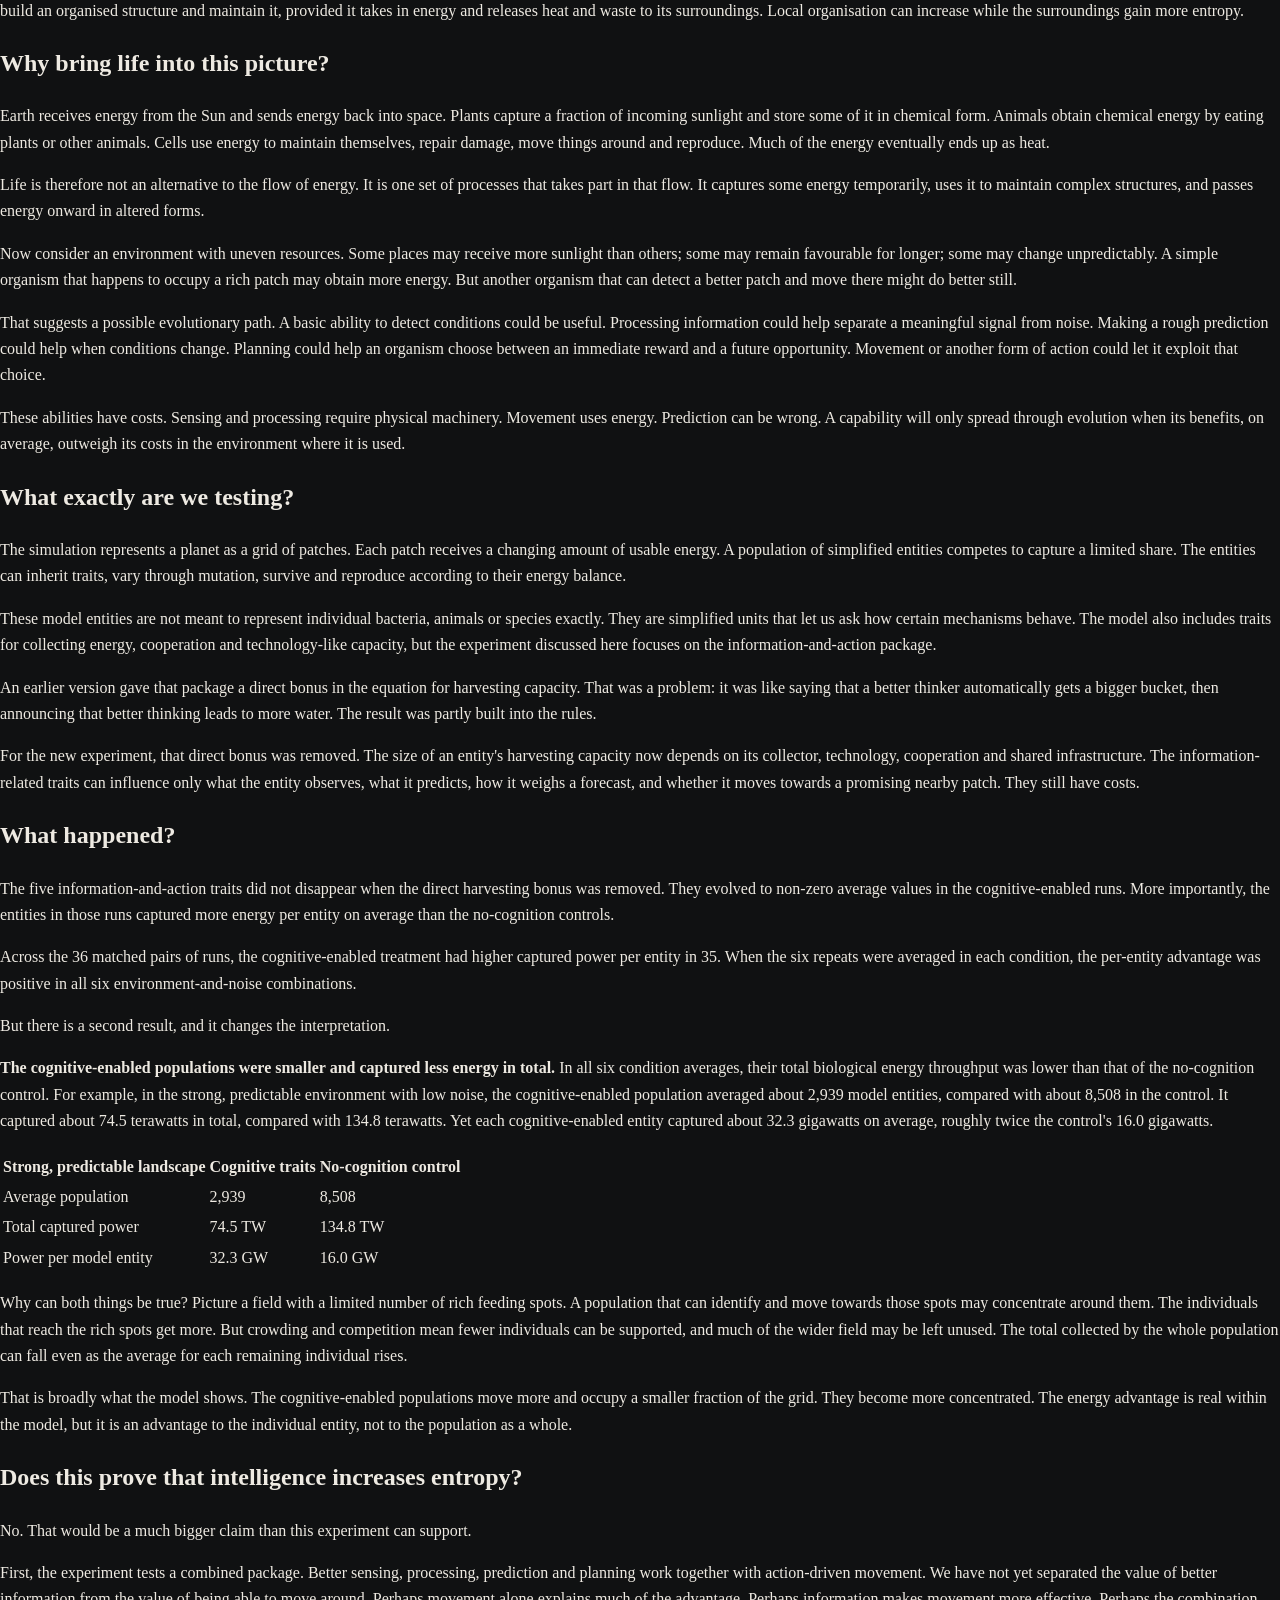
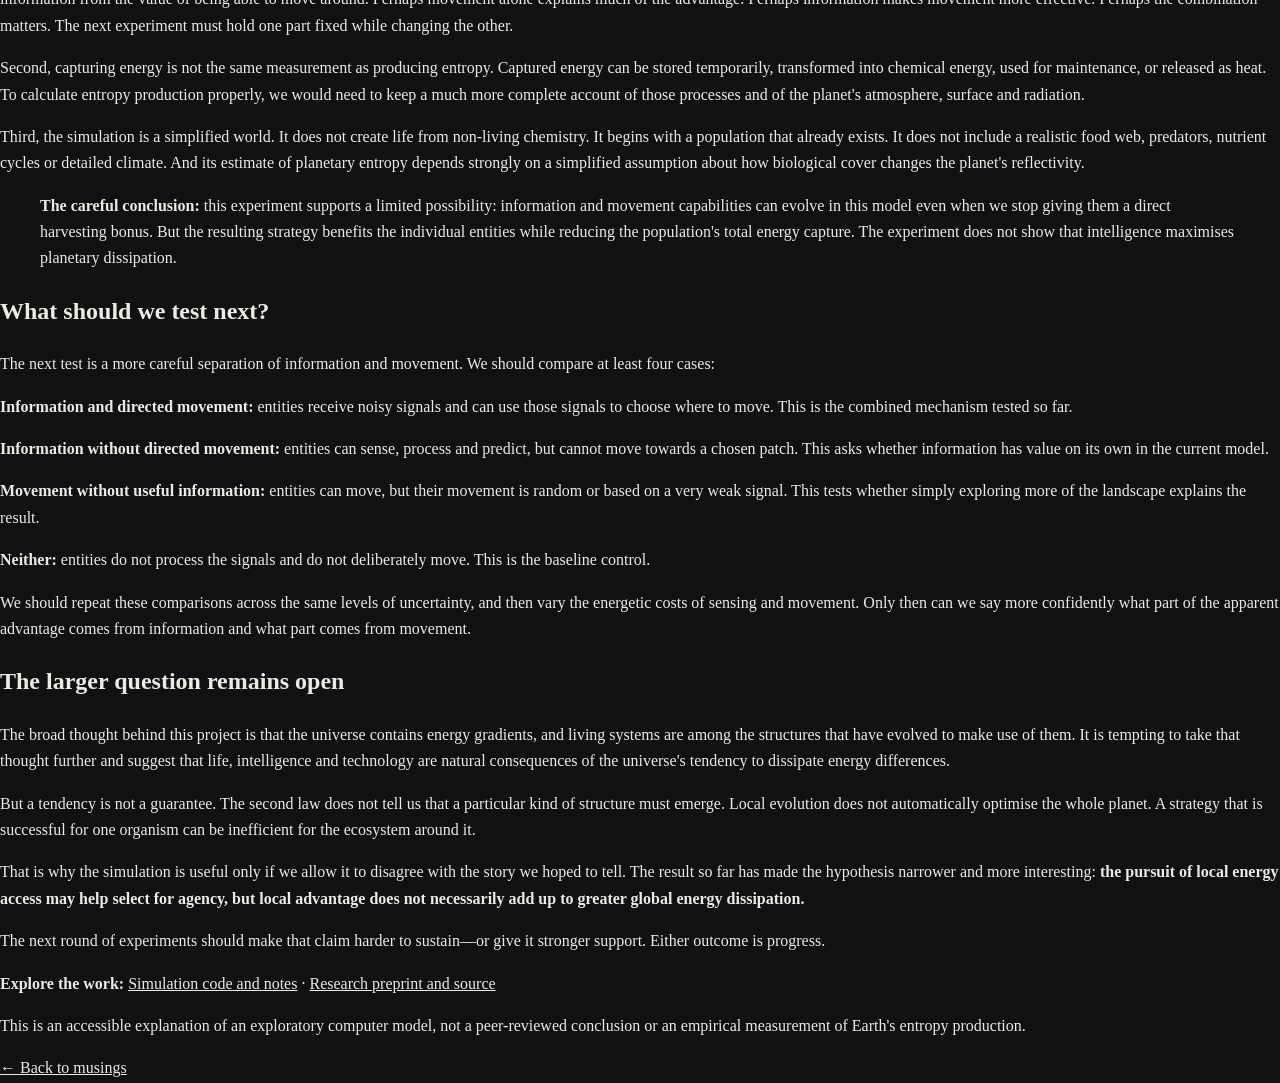
<file: musings/energy-and-intelligence.html>
<!doctype html>
<html lang="en">
<head>
<meta charset="utf-8">
<meta name="viewport" content="width=device-width, initial-scale=1">
<title>Could the search for energy help explain the rise of intelligence? · Praveen Chandrahas</title>
<meta name="description" content="A plain-language introduction to an exploratory hypothesis about energy, life and the evolution of intelligence.">
<link rel="stylesheet" href="../style.css">
</head>
<body>
<a class="skip" href="#main">Skip to content</a>
<header class="bar">
  <div class="bar-in">
    <a class="brand" href="../index.html">Praveen Chandrahas</a>
    <nav aria-label="Main navigation">
      <a href="../index.html#work">Work</a>
      <a href="../index.html#research">Explorations</a>
      <a href="../index.html#engineering">Projects</a>
      <a href="../index.html#ecosystems">Ecosystems</a>
      <a href="../index.html#writing" class="on">Musings</a>
    </nav>
  </div>
</header>
<main id="main">
<article class="article">
  <p class="eyebrow">Musings · A plain-language research note</p>
  <h1>Could the search for energy help explain the rise of intelligence?</h1>
  <p class="lede">A star gives a planet a steady supply of energy. Life finds ways to use some of it. Could the ability to find and use energy help explain why living things develop ways to sense, predict and act?</p>
  <figure class="article-illustration">
    <img src="../assets/energy-intelligence-sketch.svg" alt="Hand-drawn illustration of sunlight reaching a planet, energy flowing through living forms, and a brain">
    <figcaption>A possible thread from energy flows to organisation and agency — a hypothesis to examine, not an established progression.</figcaption>
  </figure>

  <p>Imagine standing beside a waterfall. Water high up has the potential to do useful work as it falls. A waterwheel can capture some of that opportunity. The water does not disappear; it continues downstream, but the difference in height that made it useful has been reduced.</p>
  <p>The universe contains energy differences on a much grander scale. A star is extremely hot. Space is extremely cold. Energy flows from the hot star into the colder surroundings. A planet intercepts a little of that flow. And on at least one planet, some of that energy is captured by living things.</p>
  <p>This raises a question: <strong>could the evolution of life, and eventually some forms of intelligence, be understood partly as the evolution of ways to access and use available energy?</strong></p>
  <p>That is the idea behind the Dissipative Agency simulation. It is a hypothesis to investigate, not a claim that the universe has a plan or that intelligence is guaranteed to appear.</p>

  <h2>First, what do “entropy” and “dissipation” mean?</h2>
  <p>In school science, we learn that energy cannot be created or destroyed; it changes form. We also learn that when energy changes form, some of its ability to do useful work is often lost. A moving object slows down because of friction. Its organised motion is spread into tiny, random motions of molecules: heat.</p>
  <p><strong>Entropy</strong> is a physics quantity that helps describe this spreading and the number of microscopic arrangements compatible with what we observe. It is often introduced as “disorder”, but that is only a rough shortcut. For our purpose, think of entropy as one way physicists keep track of how energy spreads out and becomes less available to do useful work.</p>
  <p><strong>Dissipation</strong> is the process through which a concentrated energy difference is used up or spread out. A hot cup of tea cools because energy flows from the tea into the room. The tea becomes less hot; the room receives the energy. The total entropy of the tea and its surroundings increases.</p>
  <p>The second law of thermodynamics says that the total entropy of an isolated system does not decrease. It does not say that every system becomes less organised at every moment. A living cell can build an organised structure and maintain it, provided it takes in energy and releases heat and waste to its surroundings. Local organisation can increase while the surroundings gain more entropy.</p>

  <h2>Why bring life into this picture?</h2>
  <p>Earth receives energy from the Sun and sends energy back into space. Plants capture a fraction of incoming sunlight and store some of it in chemical form. Animals obtain chemical energy by eating plants or other animals. Cells use energy to maintain themselves, repair damage, move things around and reproduce. Much of the energy eventually ends up as heat.</p>
  <p>Life is therefore not an alternative to the flow of energy. It is one set of processes that takes part in that flow. It captures some energy temporarily, uses it to maintain complex structures, and passes energy onward in altered forms.</p>
  <p>Now consider an environment with uneven resources. Some places may receive more sunlight than others; some may remain favourable for longer; some may change unpredictably. A simple organism that happens to occupy a rich patch may obtain more energy. But another organism that can detect a better patch and move there might do better still.</p>
  <p>That suggests a possible evolutionary path. A basic ability to detect conditions could be useful. Processing information could help separate a meaningful signal from noise. Making a rough prediction could help when conditions change. Planning could help an organism choose between an immediate reward and a future opportunity. Movement or another form of action could let it exploit that choice.</p>
  <p>These abilities have costs. Sensing and processing require physical machinery. Movement uses energy. Prediction can be wrong. A capability will only spread through evolution when its benefits, on average, outweigh its costs in the environment where it is used.</p>

  <h2>What exactly are we testing?</h2>
  <p>The simulation represents a planet as a grid of patches. Each patch receives a changing amount of usable energy. A population of simplified entities competes to capture a limited share. The entities can inherit traits, vary through mutation, survive and reproduce according to their energy balance.</p>
  <p>These model entities are not meant to represent individual bacteria, animals or species exactly. They are simplified units that let us ask how certain mechanisms behave. The model also includes traits for collecting energy, cooperation and technology-like capacity, but the experiment discussed here focuses on the information-and-action package.</p>
  <p>An earlier version gave that package a direct bonus in the equation for harvesting capacity. That was a problem: it was like saying that a better thinker automatically gets a bigger bucket, then announcing that better thinking leads to more water. The result was partly built into the rules.</p>
  <p>For the new experiment, that direct bonus was removed. The size of an entity's harvesting capacity now depends on its collector, technology, cooperation and shared infrastructure. The information-related traits can influence only what the entity observes, what it predicts, how it weighs a forecast, and whether it moves towards a promising nearby patch. They still have costs.</p>

  <h2>What happened?</h2>
  <p>The five information-and-action traits did not disappear when the direct harvesting bonus was removed. They evolved to non-zero average values in the cognitive-enabled runs. More importantly, the entities in those runs captured more energy per entity on average than the no-cognition controls.</p>
  <p>Across the 36 matched pairs of runs, the cognitive-enabled treatment had higher captured power per entity in 35. When the six repeats were averaged in each condition, the per-entity advantage was positive in all six environment-and-noise combinations.</p>
  <p>But there is a second result, and it changes the interpretation.</p>
  <p><strong>The cognitive-enabled populations were smaller and captured less energy in total.</strong> In all six condition averages, their total biological energy throughput was lower than that of the no-cognition control. For example, in the strong, predictable environment with low noise, the cognitive-enabled population averaged about 2,939 model entities, compared with about 8,508 in the control. It captured about 74.5 terawatts in total, compared with 134.8 terawatts. Yet each cognitive-enabled entity captured about 32.3 gigawatts on average, roughly twice the control's 16.0 gigawatts.</p>
  <table><thead><tr><th>Strong, predictable landscape</th><th>Cognitive traits</th><th>No-cognition control</th></tr></thead><tbody><tr><td>Average population</td><td>2,939</td><td>8,508</td></tr><tr><td>Total captured power</td><td>74.5 TW</td><td>134.8 TW</td></tr><tr><td>Power per model entity</td><td>32.3 GW</td><td>16.0 GW</td></tr></tbody></table>
  <p>Why can both things be true? Picture a field with a limited number of rich feeding spots. A population that can identify and move towards those spots may concentrate around them. The individuals that reach the rich spots get more. But crowding and competition mean fewer individuals can be supported, and much of the wider field may be left unused. The total collected by the whole population can fall even as the average for each remaining individual rises.</p>
  <p>That is broadly what the model shows. The cognitive-enabled populations move more and occupy a smaller fraction of the grid. They become more concentrated. The energy advantage is real within the model, but it is an advantage to the individual entity, not to the population as a whole.</p>

  <h2>Does this prove that intelligence increases entropy?</h2>
  <p>No. That would be a much bigger claim than this experiment can support.</p>
  <p>First, the experiment tests a combined package. Better sensing, processing, prediction and planning work together with action-driven movement. We have not yet separated the value of better information from the value of being able to move around. Perhaps movement alone explains much of the advantage. Perhaps information makes movement more effective. Perhaps the combination matters. The next experiment must hold one part fixed while changing the other.</p>
  <p>Second, capturing energy is not the same measurement as producing entropy. Captured energy can be stored temporarily, transformed into chemical energy, used for maintenance, or released as heat. To calculate entropy production properly, we would need to keep a much more complete account of those processes and of the planet's atmosphere, surface and radiation.</p>
  <p>Third, the simulation is a simplified world. It does not create life from non-living chemistry. It begins with a population that already exists. It does not include a realistic food web, predators, nutrient cycles or detailed climate. And its estimate of planetary entropy depends strongly on a simplified assumption about how biological cover changes the planet's reflectivity.</p>
  <blockquote><strong>The careful conclusion:</strong> this experiment supports a limited possibility: information and movement capabilities can evolve in this model even when we stop giving them a direct harvesting bonus. But the resulting strategy benefits the individual entities while reducing the population's total energy capture. The experiment does not show that intelligence maximises planetary dissipation.</blockquote>

  <h2>What should we test next?</h2>
  <p>The next test is a more careful separation of information and movement. We should compare at least four cases:</p>
  <p><strong>Information and directed movement:</strong> entities receive noisy signals and can use those signals to choose where to move. This is the combined mechanism tested so far.</p>
  <p><strong>Information without directed movement:</strong> entities can sense, process and predict, but cannot move towards a chosen patch. This asks whether information has value on its own in the current model.</p>
  <p><strong>Movement without useful information:</strong> entities can move, but their movement is random or based on a very weak signal. This tests whether simply exploring more of the landscape explains the result.</p>
  <p><strong>Neither:</strong> entities do not process the signals and do not deliberately move. This is the baseline control.</p>
  <p>We should repeat these comparisons across the same levels of uncertainty, and then vary the energetic costs of sensing and movement. Only then can we say more confidently what part of the apparent advantage comes from information and what part comes from movement.</p>

  <h2>The larger question remains open</h2>
  <p>The broad thought behind this project is that the universe contains energy gradients, and living systems are among the structures that have evolved to make use of them. It is tempting to take that thought further and suggest that life, intelligence and technology are natural consequences of the universe's tendency to dissipate energy differences.</p>
  <p>But a tendency is not a guarantee. The second law does not tell us that a particular kind of structure must emerge. Local evolution does not automatically optimise the whole planet. A strategy that is successful for one organism can be inefficient for the ecosystem around it.</p>
  <p>That is why the simulation is useful only if we allow it to disagree with the story we hoped to tell. The result so far has made the hypothesis narrower and more interesting: <strong>the pursuit of local energy access may help select for agency, but local advantage does not necessarily add up to greater global energy dissipation.</strong></p>
  <p>The next round of experiments should make that claim harder to sustain—or give it stronger support. Either outcome is progress.</p>

  <div class="end">
    <p><strong>Explore the work:</strong> <a href="https://github.com/praveenchandrahas/dissipative-agency-simulation">Simulation code and notes</a> · <a href="https://github.com/praveenchandrahas/dissipative-agency-simulation/tree/main/paper">Research preprint and source</a></p>
    <p>This is an accessible explanation of an exploratory computer model, not a peer-reviewed conclusion or an empirical measurement of Earth's entropy production.</p>
    <a href="../index.html#writing">← Back to musings</a>
  </div>
</article>
</main>
</body>
</html>
</file>
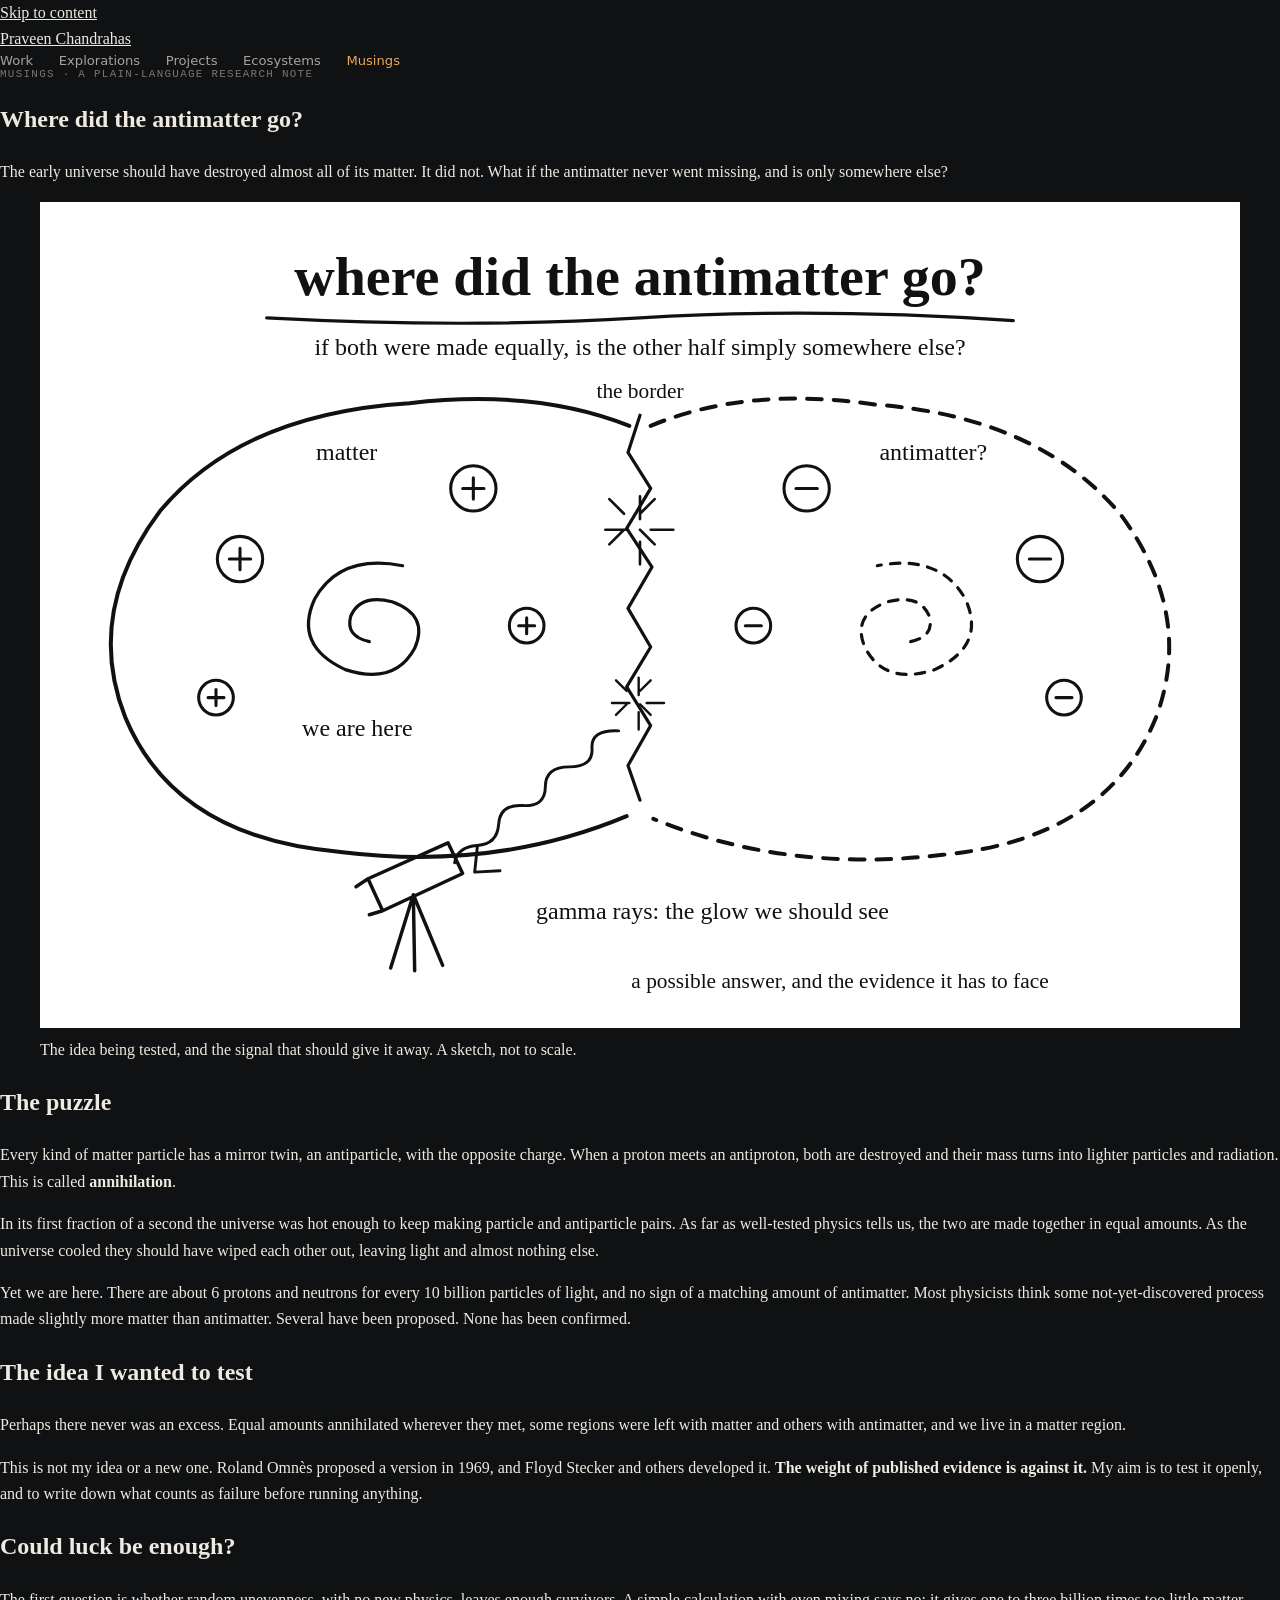
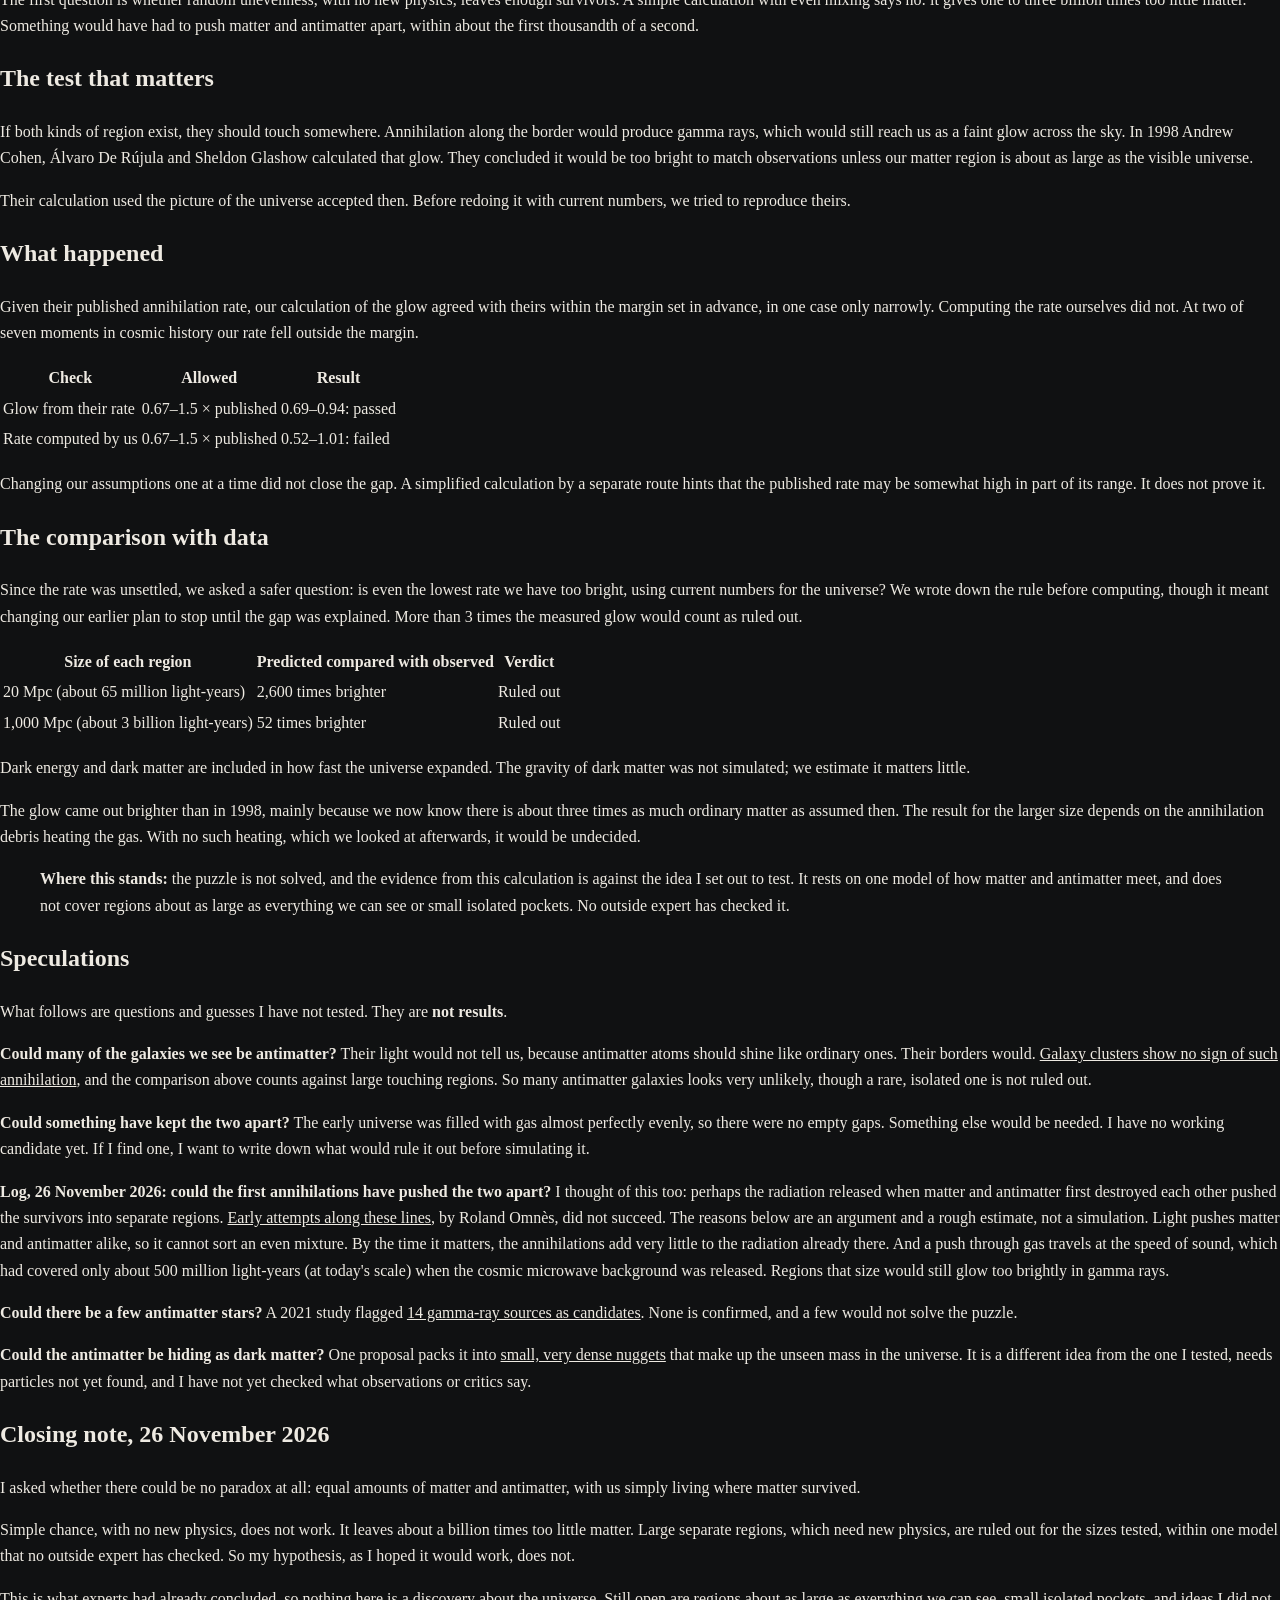
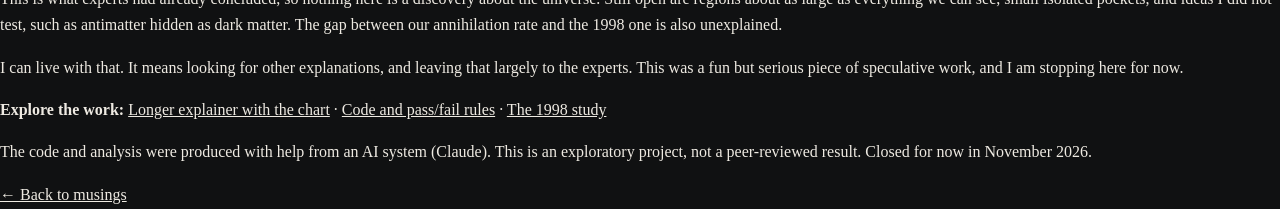
<file: musings/where-did-the-antimatter-go.html>
<!doctype html>
<html lang="en">
<head>
<meta charset="utf-8">
<meta name="viewport" content="width=device-width, initial-scale=1">
<title>Where did the antimatter go? · Praveen Chandrahas</title>
<meta name="description" content="A plain-language note on the missing antimatter, one old idea about it, and what a first round of simulations does and does not show.">
<link rel="stylesheet" href="../style.css">
</head>
<body>
<a class="skip" href="#main">Skip to content</a>
<header class="bar">
  <div class="bar-in">
    <a class="brand" href="../index.html">Praveen Chandrahas</a>
    <nav aria-label="Main navigation">
      <a href="../index.html#work">Work</a>
      <a href="../index.html#research">Explorations</a>
      <a href="../index.html#engineering">Projects</a>
      <a href="../index.html#ecosystems">Ecosystems</a>
      <a href="../index.html#writing" class="on">Musings</a>
    </nav>
  </div>
</header>
<main id="main">
<article class="article">
  <p class="eyebrow">Musings · A plain-language research note</p>
  <h1>Where did the antimatter go?</h1>
  <p class="lede">The early universe should have destroyed almost all of its matter. It did not. What if the antimatter never went missing, and is only somewhere else?</p>
  <figure class="article-illustration">
    <img src="../assets/antimatter-sketch.svg" alt="Hand-drawn illustration of a matter region and an antimatter region meeting along a border that sends gamma rays towards a telescope">
    <figcaption>The idea being tested, and the signal that should give it away. A sketch, not to scale.</figcaption>
  </figure>

  <h2>The puzzle</h2>
  <p>Every kind of matter particle has a mirror twin, an antiparticle, with the opposite charge. When a proton meets an antiproton, both are destroyed and their mass turns into lighter particles and radiation. This is called <strong>annihilation</strong>.</p>
  <p>In its first fraction of a second the universe was hot enough to keep making particle and antiparticle pairs. As far as well-tested physics tells us, the two are made together in equal amounts. As the universe cooled they should have wiped each other out, leaving light and almost nothing else.</p>
  <p>Yet we are here. There are about 6 protons and neutrons for every 10 billion particles of light, and no sign of a matching amount of antimatter. Most physicists think some not-yet-discovered process made slightly more matter than antimatter. Several have been proposed. None has been confirmed.</p>

  <h2>The idea I wanted to test</h2>
  <p>Perhaps there never was an excess. Equal amounts annihilated wherever they met, some regions were left with matter and others with antimatter, and we live in a matter region.</p>
  <p>This is not my idea or a new one. Roland Omnès proposed a version in 1969, and Floyd Stecker and others developed it. <strong>The weight of published evidence is against it.</strong> My aim is to test it openly, and to write down what counts as failure before running anything.</p>

  <h2>Could luck be enough?</h2>
  <p>The first question is whether random unevenness, with no new physics, leaves enough survivors. A simple calculation with even mixing says no: it gives one to three billion times too little matter. Something would have had to push matter and antimatter apart, within about the first thousandth of a second.</p>

  <h2>The test that matters</h2>
  <p>If both kinds of region exist, they should touch somewhere. Annihilation along the border would produce gamma rays, which would still reach us as a faint glow across the sky. In 1998 Andrew Cohen, Álvaro De Rújula and Sheldon Glashow calculated that glow. They concluded it would be too bright to match observations unless our matter region is about as large as the visible universe.</p>
  <p>Their calculation used the picture of the universe accepted then. Before redoing it with current numbers, we tried to reproduce theirs.</p>

  <h2>What happened</h2>
  <p>Given their published annihilation rate, our calculation of the glow agreed with theirs within the margin set in advance, in one case only narrowly. Computing the rate ourselves did not. At two of seven moments in cosmic history our rate fell outside the margin.</p>
  <table><thead><tr><th>Check</th><th>Allowed</th><th>Result</th></tr></thead><tbody>
    <tr><td>Glow from their rate</td><td>0.67–1.5 × published</td><td>0.69–0.94: passed</td></tr>
    <tr><td>Rate computed by us</td><td>0.67–1.5 × published</td><td>0.52–1.01: failed</td></tr>
  </tbody></table>
  <p>Changing our assumptions one at a time did not close the gap. A simplified calculation by a separate route hints that the published rate may be somewhat high in part of its range. It does not prove it.</p>

  <h2>The comparison with data</h2>
  <p>Since the rate was unsettled, we asked a safer question: is even the lowest rate we have too bright, using current numbers for the universe? We wrote down the rule before computing, though it meant changing our earlier plan to stop until the gap was explained. More than 3 times the measured glow would count as ruled out.</p>
  <table><thead><tr><th>Size of each region</th><th>Predicted compared with observed</th><th>Verdict</th></tr></thead><tbody>
    <tr><td>20 Mpc (about 65 million light-years)</td><td>2,600 times brighter</td><td>Ruled out</td></tr>
    <tr><td>1,000 Mpc (about 3 billion light-years)</td><td>52 times brighter</td><td>Ruled out</td></tr>
  </tbody></table>
  <p>Dark energy and dark matter are included in how fast the universe expanded. The gravity of dark matter was not simulated; we estimate it matters little.</p>
  <p>The glow came out brighter than in 1998, mainly because we now know there is about three times as much ordinary matter as assumed then. The result for the larger size depends on the annihilation debris heating the gas. With no such heating, which we looked at afterwards, it would be undecided.</p>

  <blockquote><strong>Where this stands:</strong> the puzzle is not solved, and the evidence from this calculation is against the idea I set out to test. It rests on one model of how matter and antimatter meet, and does not cover regions about as large as everything we can see or small isolated pockets. No outside expert has checked it.</blockquote>

  <h2>Speculations</h2>
  <p>What follows are questions and guesses I have not tested. They are <strong>not results</strong>.</p>
  <p><strong>Could many of the galaxies we see be antimatter?</strong> Their light would not tell us, because antimatter atoms should shine like ordinary ones. Their borders would. <a href="https://arxiv.org/abs/0808.1122">Galaxy clusters show no sign of such annihilation</a>, and the comparison above counts against large touching regions. So many antimatter galaxies looks very unlikely, though a rare, isolated one is not ruled out.</p>
  <p><strong>Could something have kept the two apart?</strong> The early universe was filled with gas almost perfectly evenly, so there were no empty gaps. Something else would be needed. I have no working candidate yet. If I find one, I want to write down what would rule it out before simulating it.</p>
  <p><strong>Log, 26 November 2026: could the first annihilations have pushed the two apart?</strong> I thought of this too: perhaps the radiation released when matter and antimatter first destroyed each other pushed the survivors into separate regions. <a href="https://arxiv.org/abs/astro-ph/9705045">Early attempts along these lines</a>, by Roland Omnès, did not succeed. The reasons below are an argument and a rough estimate, not a simulation. Light pushes matter and antimatter alike, so it cannot sort an even mixture. By the time it matters, the annihilations add very little to the radiation already there. And a push through gas travels at the speed of sound, which had covered only about 500 million light-years (at today's scale) when the cosmic microwave background was released. Regions that size would still glow too brightly in gamma rays.</p>
  <p><strong>Could there be a few antimatter stars?</strong> A 2021 study flagged <a href="https://arxiv.org/abs/2103.10073">14 gamma-ray sources as candidates</a>. None is confirmed, and a few would not solve the puzzle.</p>
  <p><strong>Could the antimatter be hiding as dark matter?</strong> One proposal packs it into <a href="https://arxiv.org/abs/2105.08719">small, very dense nuggets</a> that make up the unseen mass in the universe. It is a different idea from the one I tested, needs particles not yet found, and I have not yet checked what observations or critics say.</p>

  <h2>Closing note, 26 November 2026</h2>
  <p>I asked whether there could be no paradox at all: equal amounts of matter and antimatter, with us simply living where matter survived.</p>
  <p>Simple chance, with no new physics, does not work. It leaves about a billion times too little matter. Large separate regions, which need new physics, are ruled out for the sizes tested, within one model that no outside expert has checked. So my hypothesis, as I hoped it would work, does not.</p>
  <p>This is what experts had already concluded, so nothing here is a discovery about the universe. Still open are regions about as large as everything we can see, small isolated pockets, and ideas I did not test, such as antimatter hidden as dark matter. The gap between our annihilation rate and the 1998 one is also unexplained.</p>
  <p>I can live with that. It means looking for other explanations, and leaving that largely to the experts. This was a fun but serious piece of speculative work, and I am stopping here for now.</p>

  <div class="end">
    <p><strong>Explore the work:</strong> <a href="https://praveenchandrahas.github.io/baryon-asymmetry/">Longer explainer with the chart</a> · <a href="https://github.com/praveenchandrahas/baryon-asymmetry">Code and pass/fail rules</a> · <a href="https://arxiv.org/abs/astro-ph/9707087">The 1998 study</a></p>
    <p>The code and analysis were produced with help from an AI system (Claude). This is an exploratory project, not a peer-reviewed result. Closed for now in November 2026.</p>
    <a href="../index.html#writing">← Back to musings</a>
  </div>
</article>
</main>
</body>
</html>
</file>
<file: style.css>
:root {
  color-scheme: dark;
  --bg: #101112;
  --surface: #17191a;
  --surface-2: #1d2021;
  --fg: #eeeae2;
  --muted: #a5a39d;
  --subtle: #777771;
  --rule: #343536;
  --accent: #e6a65e;
  --serif: Georgia, "Iowan Old Style", "Palatino Linotype", serif;
  --sans: ui-sans-serif, system-ui, -apple-system, "Segoe UI", sans-serif;
  --mono: ui-monospace, "SF Mono", Menlo, Consolas, monospace;
}
* { box-sizing: border-box; }
html { scroll-behavior: smooth; scroll-padding-top: 5rem; }
body { margin:0; background:var(--bg); color:var(--fg); font-family:var(--serif); line-height:1.65; -webkit-font-smoothing:antialiased; }
::selection { background:var(--accent); color:#17120c; }
a { color:inherit; }
a:focus-visible { outline:2px solid var(--accent); outline-offset:5px; }
.skip-link { position:absolute; top:-4rem; left:1.5rem; z-index:20; padding:.5rem .8rem; background:var(--fg); color:var(--bg); font:.85rem var(--sans); }
.skip-link:focus { top:1rem; }
.site-header { max-width:74rem; margin:0 auto; padding:1.35rem 2rem; display:flex; justify-content:space-between; align-items:baseline; gap:2rem; }
.wordmark { font-size:1.2rem; text-decoration:none; letter-spacing:-.02em; }
nav { display:flex; gap:1.6rem; font: .82rem var(--sans); }
nav a,.site-footer a { color:var(--muted); text-decoration:none; }
nav a:hover,nav a.on,.site-footer a:hover { color:var(--accent); }
.page { max-width:74rem; margin:0 auto; padding:0 2rem; }
.hero { padding:5.2rem 0 5.8rem; }
.eyebrow { margin:0 0 .65rem; color:var(--subtle); font:.68rem var(--mono); letter-spacing:.12em; text-transform:uppercase; }
.hero h1 { margin:0; max-width:60rem; font-size:clamp(2.8rem,6.4vw,5.25rem); line-height:1.08; font-weight:400; letter-spacing:-.045em; }
.intro { max-width:46rem; margin:1.45rem 0 1.1rem; color:var(--muted); font-size:clamp(1.12rem,2vw,1.5rem); line-height:1.48; }
.hero-copy { max-width:48rem; margin:.65rem 0; color:var(--muted); font-size:.98rem; }
.text-link,.item-links a { color:var(--accent); text-decoration:none; }
.text-link:hover,.item-links a:hover { text-decoration:underline; text-underline-offset:4px; }
.text-link { display:inline-flex; gap:.45rem; align-items:center; font: .86rem var(--sans); }
.hero-link { margin-top:1rem; font-size:.94rem; }
.content-section { padding:2.6rem 0 3.2rem; border-top:1px solid var(--rule); }
.section-heading { display:flex; justify-content:space-between; align-items:baseline; gap:1rem; margin-bottom:1.35rem; }
.section-heading h2 { margin:0; font-size:clamp(1.8rem,3vw,2.35rem); font-weight:400; letter-spacing:-.025em; }
.section-index { color:var(--subtle); font:.72rem var(--mono); }
.section-intro,.section-copy { max-width:48rem; color:var(--muted); margin:-.3rem 0 1.5rem; }
.work-grid { display:grid; grid-template-columns:repeat(2,minmax(0,1fr)); gap:1rem; }
.work-summary { padding:1.35rem 1.45rem 1.45rem; background:var(--surface); border:1px solid var(--rule); }
.work-summary .eyebrow { margin-bottom:.35rem; }
.work-summary h3,.research-copy h3,.preprint h3,.supporting-projects h3 { margin:0; font-size:1.35rem; line-height:1.25; font-weight:400; }
.work-summary p:not(.eyebrow),.research-copy p:not(.eyebrow),.preprint p:not(.eyebrow),.supporting-projects p:not(.eyebrow) { color:var(--muted); font-size:.94rem; line-height:1.62; margin:.55rem 0 0; }
.note { font-size:.82rem !important; color:var(--subtle) !important; }
.question { max-width:52rem; margin:1.5rem 0; padding:.9rem 1.25rem; border-left:1px solid var(--accent); color:var(--fg); font-size:1.15rem; line-height:1.55; }
.research-list { border-top:1px solid var(--rule); }
.research-item { display:grid; grid-template-columns:12rem minmax(0,1fr); gap:2rem; padding:1.5rem 0; border-bottom:1px solid var(--rule); align-items:center; }
.research-mark { min-height:8rem; display:flex; align-items:center; justify-content:center; color:var(--accent); background:var(--surface); }
.research-mark svg { width:100%; max-width:12rem; height:auto; }
.research-copy .eyebrow { margin-bottom:.35rem; }
.research-copy h3 { font-size:1.45rem; }
.item-links { display:flex; flex-wrap:wrap; gap:.45rem 1.25rem; margin-top:.85rem; font: .78rem var(--sans); }
.preprint { margin-top:1.2rem; padding:1.3rem 1.45rem 1.45rem; border:1px solid var(--rule); background:var(--surface); }
.preprint h3 { font-size:1.25rem; }
.feature-project { margin-top:.5rem; border:1px solid var(--rule); background:var(--surface); }
.feature-visual { padding:1rem 1.5rem .25rem; background:var(--surface-2); color:var(--accent); }
.feature-visual svg { display:block; width:100%; max-height:310px; opacity:.78; }
.visual-note { display:block; text-align:right; color:var(--subtle); font:.62rem var(--mono); padding:.2rem 0 .5rem; }
.feature-project-body { padding:1.5rem 1.6rem 1.7rem; }
.feature-project-body h3 { margin:0; font-size:1.7rem; font-weight:400; }
.feature-project-body p:not(.eyebrow) { max-width:58rem; margin:.65rem 0 0; color:var(--muted); font-size:.96rem; }
.supporting-projects { display:grid; grid-template-columns:repeat(2,minmax(0,1fr)); gap:1rem; margin-top:1rem; }
.supporting-projects article { padding:1.3rem 1.4rem; border:1px solid var(--rule); }
.supporting-projects h3 { font-size:1.2rem; }
.supporting-projects .text-link { margin-top:.8rem; }
.symposium { margin-top:1rem; }
.symposium .text-link { margin-top:.8rem; }
.note-item { display:grid; grid-template-columns:11rem minmax(0,1fr) 1.5rem; gap:.25rem 1.4rem; align-items:baseline; padding:1.1rem 0; border-top:1px solid var(--rule); text-decoration:none; }
.note-item:last-of-type { border-bottom:1px solid var(--rule); }
.note-meta { grid-column:1; grid-row:1 / span 2; color:var(--subtle); font:.66rem var(--mono); letter-spacing:.07em; text-transform:uppercase; }
.note-title { grid-column:2; font-size:1.16rem; transition:color .18s ease; }
.note-description { grid-column:2; color:var(--muted); font-size:.88rem; line-height:1.55; }
.note-arrow { grid-column:3; grid-row:1 / span 2; justify-self:end; color:var(--accent); }
.note-item:hover .note-title { color:var(--accent); }
.site-footer { border-top:1px solid var(--rule); padding:1.35rem 0 2.5rem; display:flex; justify-content:space-between; gap:1rem; flex-wrap:wrap; color:var(--muted); font-size:.85rem; }
.site-footer div { display:flex; gap:1.4rem; }
@media(max-width:850px) {
 .site-header { align-items:flex-start; flex-direction:column; gap:.8rem; }
 nav { flex-wrap:wrap; gap:.8rem 1.25rem; }
 .research-item { grid-template-columns:9rem minmax(0,1fr); gap:1.2rem; }
 .research-mark { min-height:7rem; }
}
@media(max-width:620px) {
 .site-header { padding:1.1rem 1.25rem; }
 .page { padding:0 1.25rem; }
 .hero { padding:3.5rem 0 4rem; }
 .hero h1 { font-size:clamp(2.5rem,12vw,3.5rem); }
 .content-section { padding:2rem 0 2.4rem; }
 .work-grid,.supporting-projects { grid-template-columns:1fr; }
 .research-item { grid-template-columns:1fr; gap:.8rem; }
 .research-mark { min-height:6rem; }
 .research-mark svg { max-width:10rem; }
 .feature-project-body { padding:1.1rem; }
 .feature-visual { padding:.5rem .5rem .2rem; }
 .note-item { grid-template-columns:minmax(0,1fr) 1.5rem; gap:.25rem .8rem; }
 .note-meta,.note-title,.note-description { grid-column:1; grid-row:auto; }
 .note-arrow { grid-column:2; grid-row:1 / span 3; }
 .site-footer div { flex-wrap:wrap; }
}
@media(prefers-reduced-motion:reduce) {
 html { scroll-behavior:auto; }
 *,*::before,*::after { transition-duration:.01ms !important; animation-duration:.01ms !important; }
}
</file>
